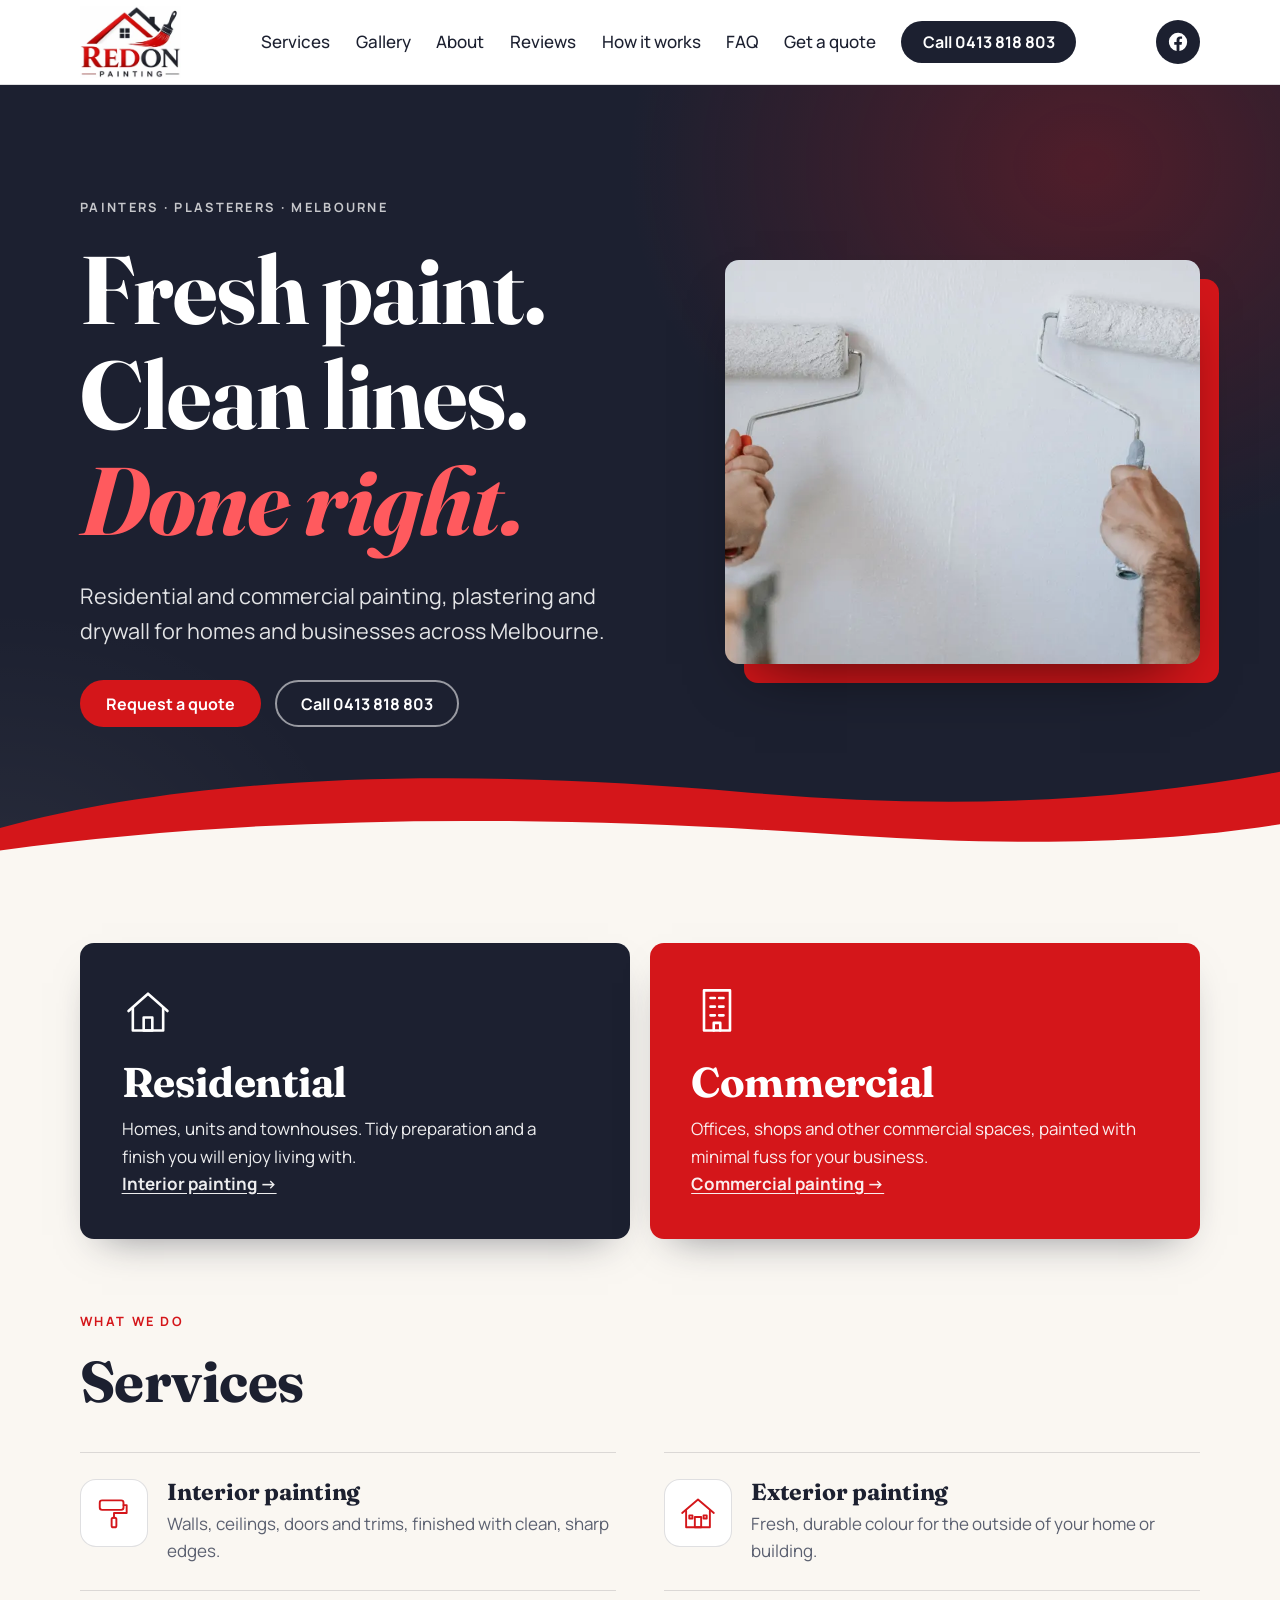
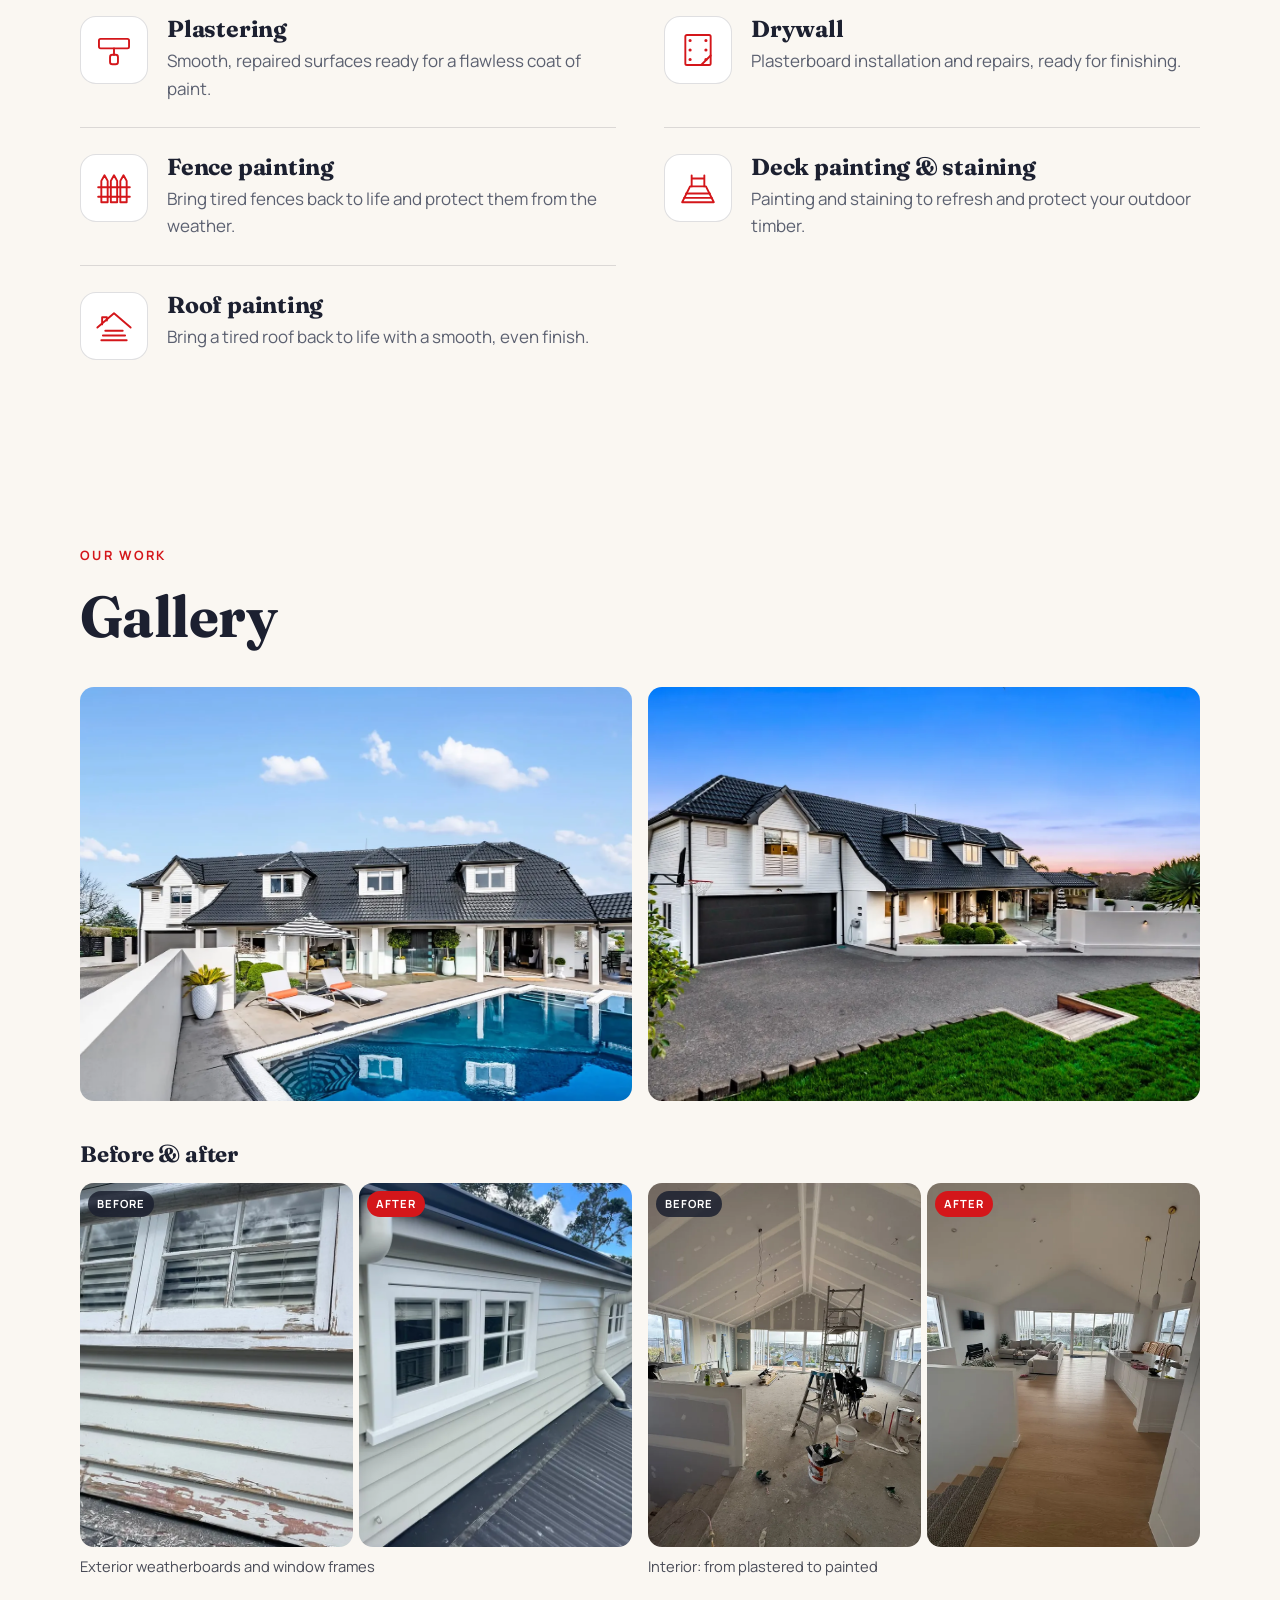
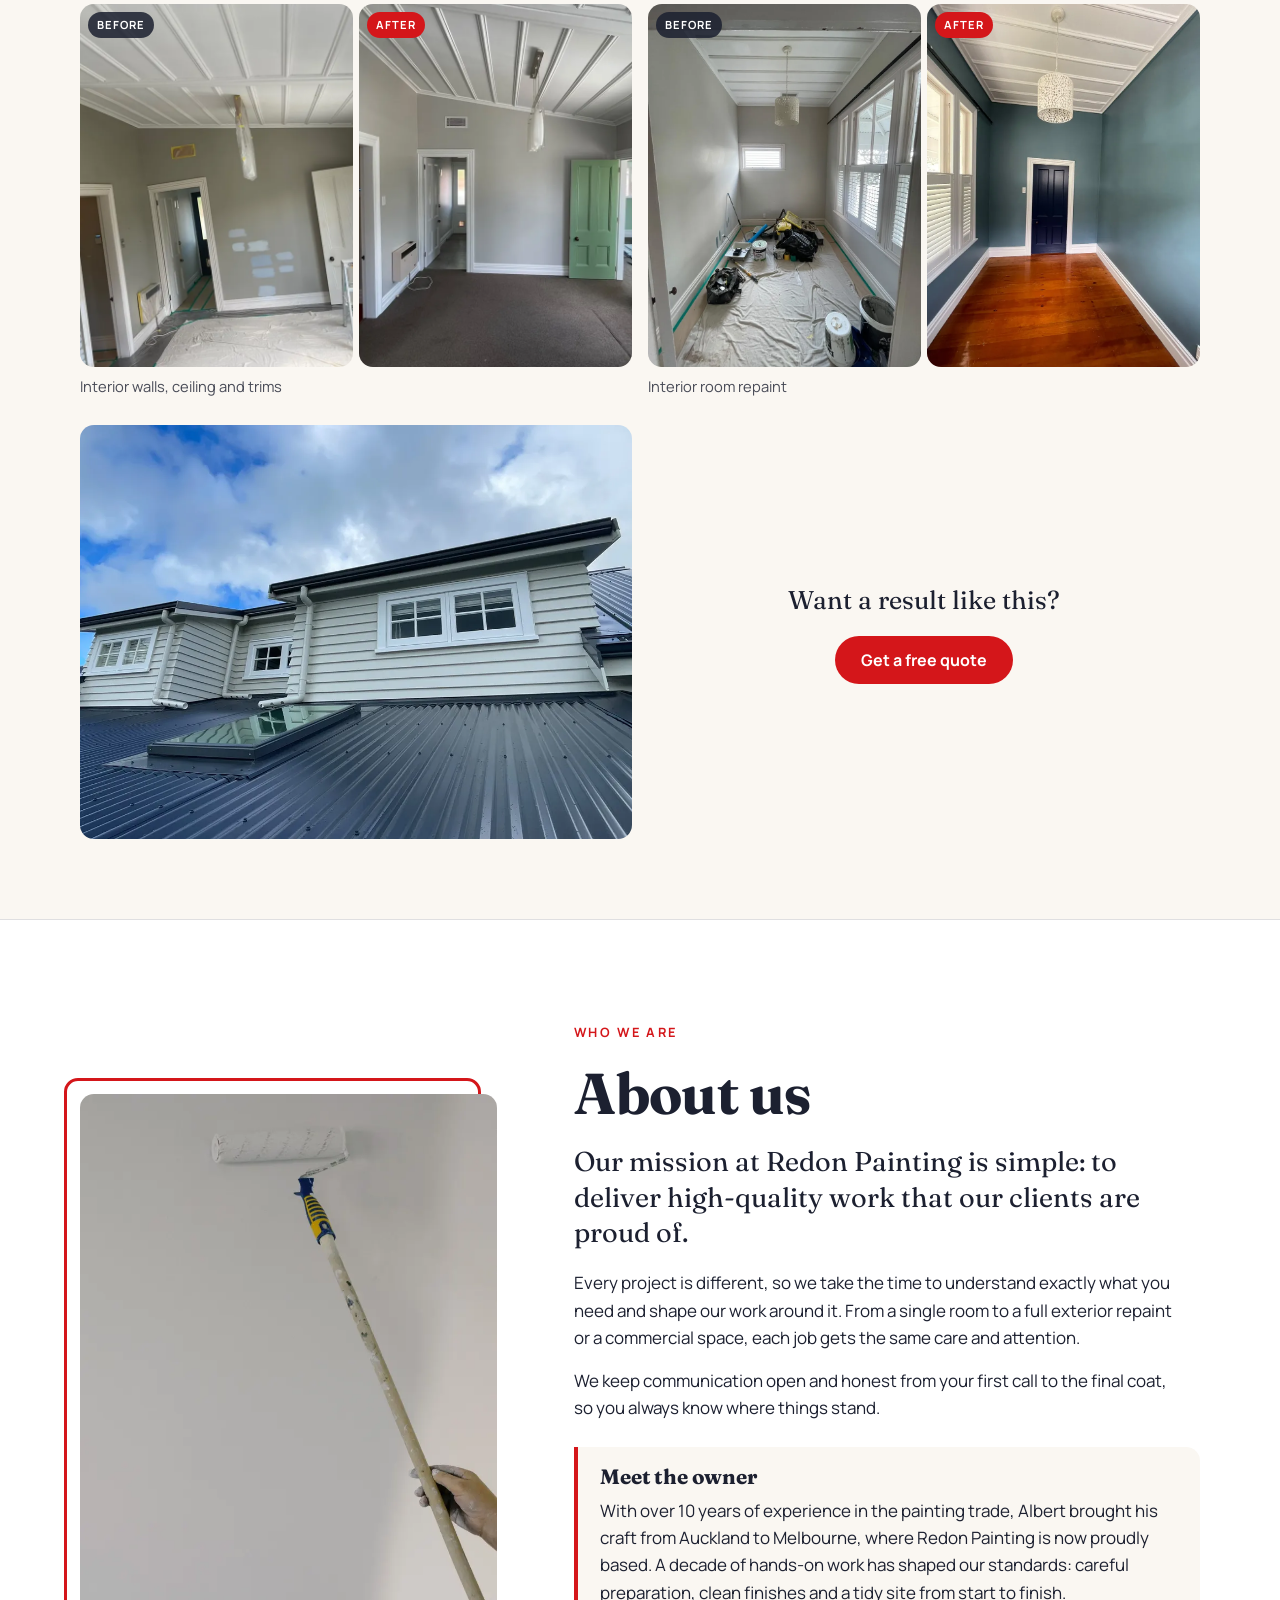
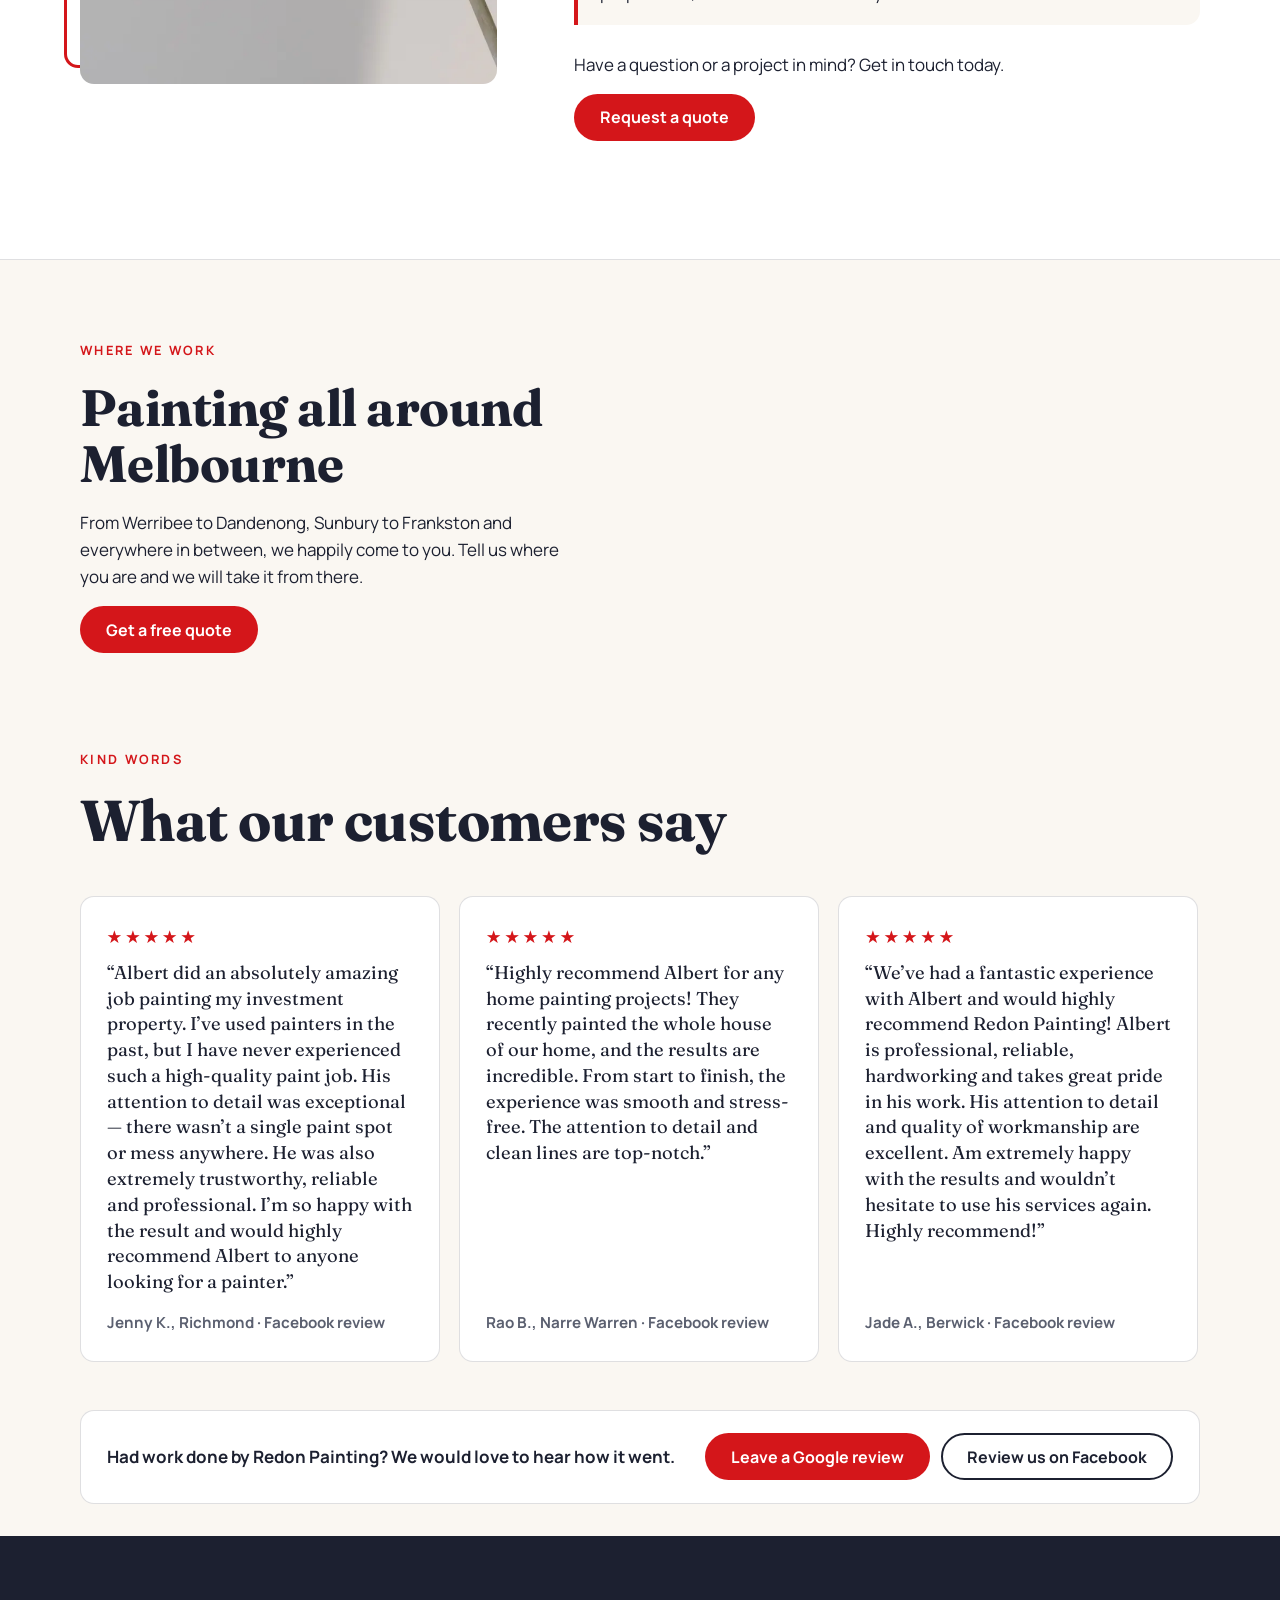
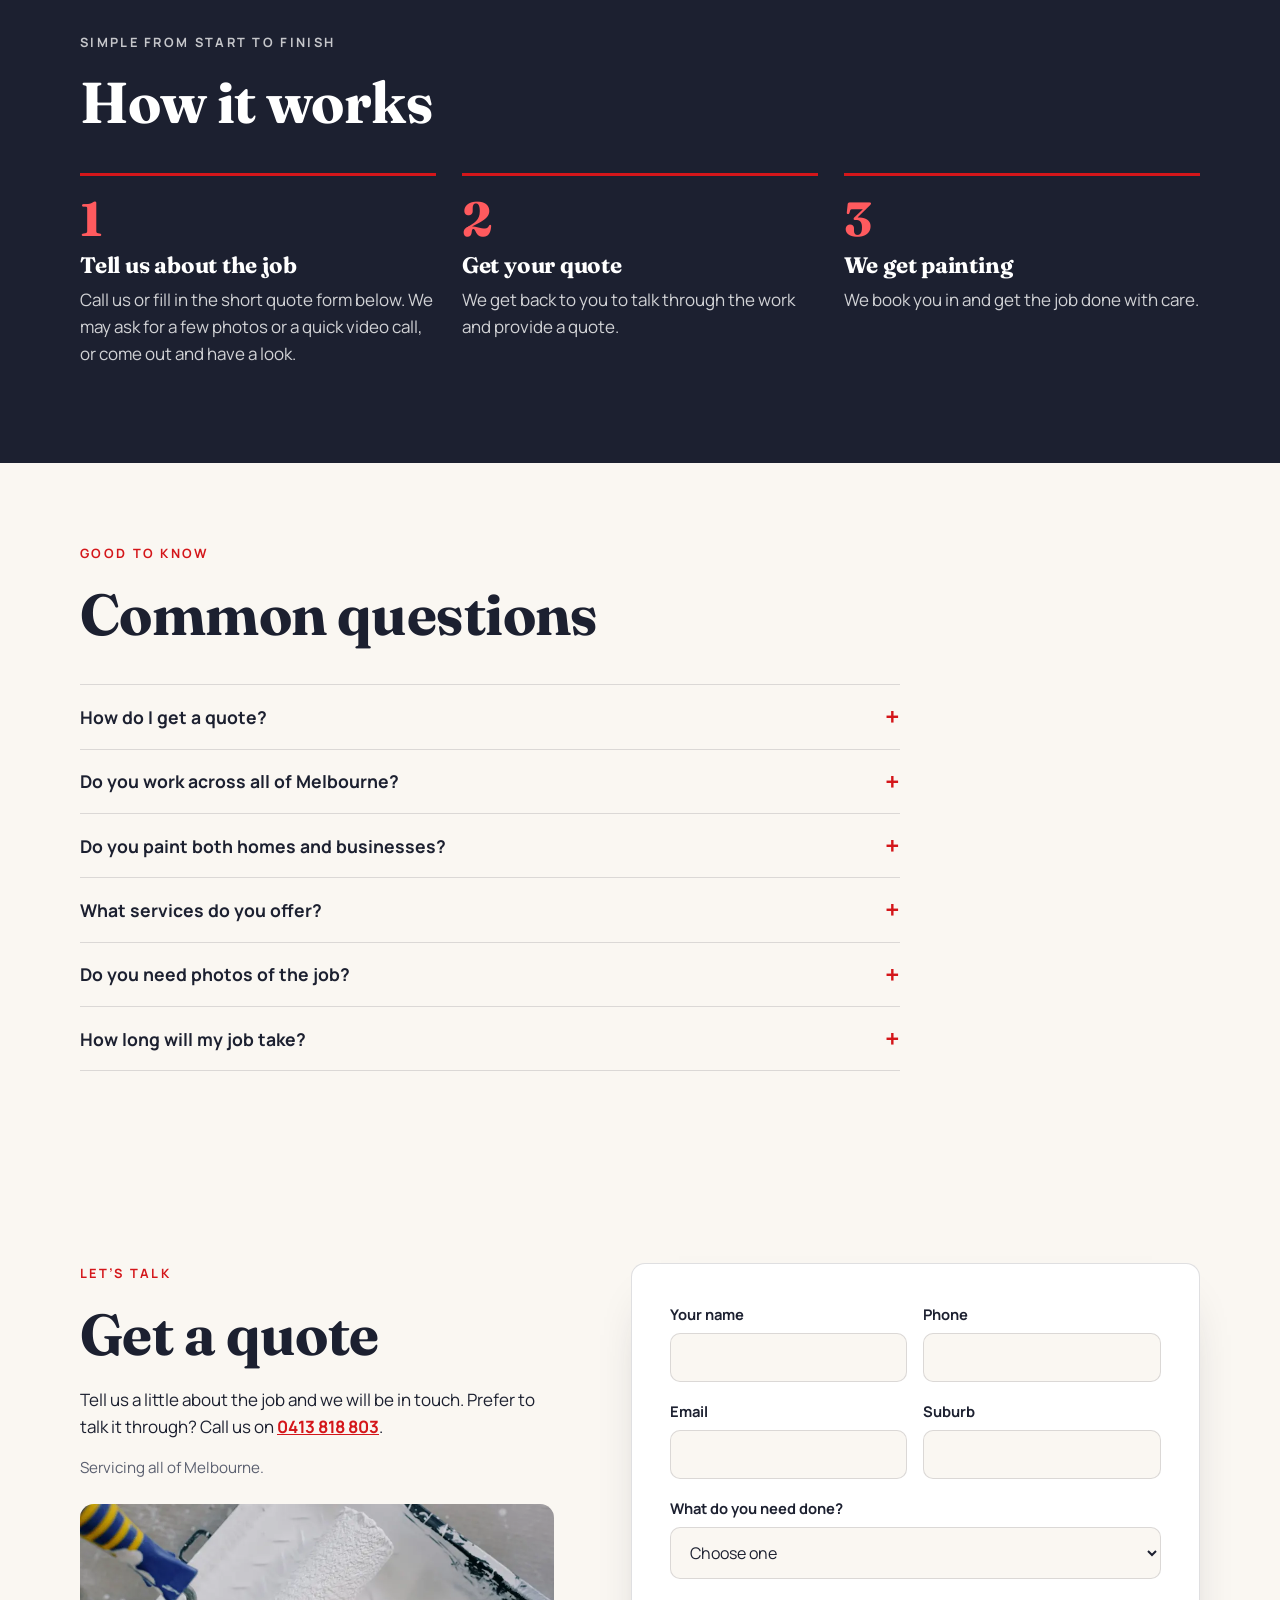
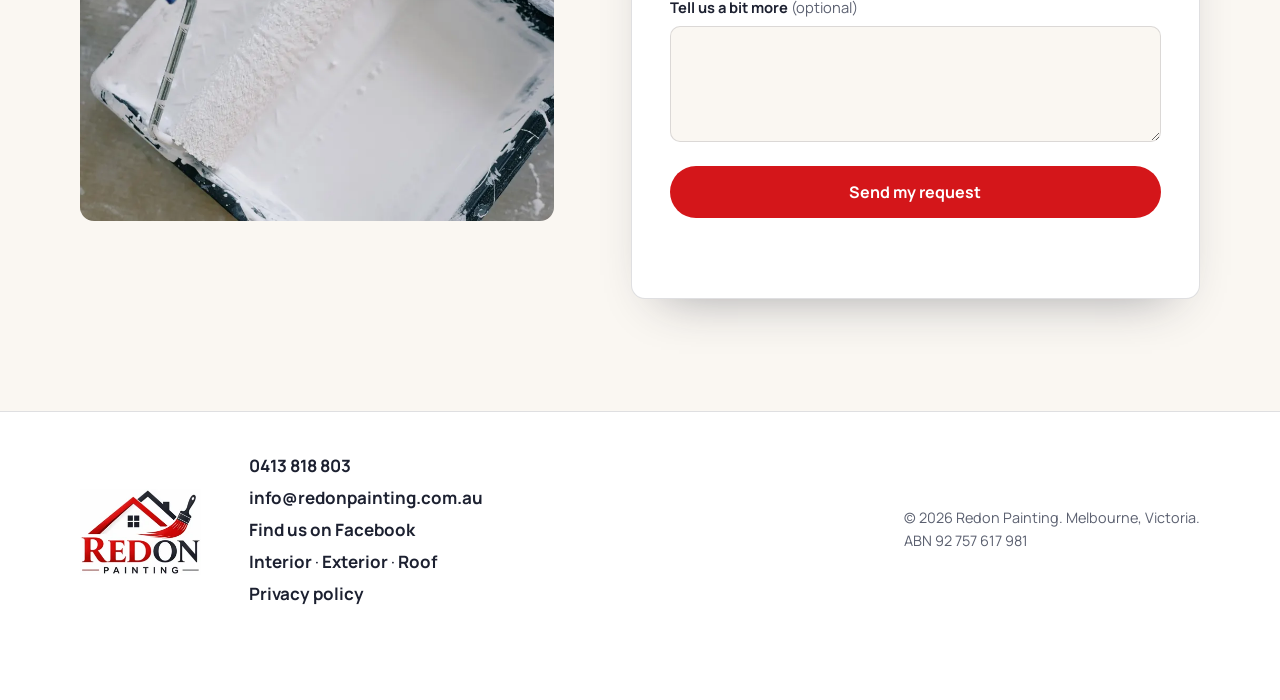
<file: index.html>
<!doctype html>
<html lang="en-AU">
<head>
  <meta charset="utf-8">
  <meta name="viewport" content="width=device-width, initial-scale=1">
  <title>Redon Painting | Residential &amp; Commercial Painters in Melbourne</title>
  <meta name="description" content="Redon Painting offers residential and commercial painting, plastering and drywall across all of Melbourne. Interior, exterior, fence and deck painting. Call 0413 818 803 or request a quote online.">
  <meta name="theme-color" content="#1c2030">

  <link rel="canonical" href="https://redonpainting.com.au/">

  <meta property="og:type" content="website">
  <meta property="og:url" content="https://redonpainting.com.au/">
  <meta property="og:site_name" content="Redon Painting">
  <meta property="og:title" content="Redon Painting | Painters in Melbourne">
  <meta property="og:description" content="Residential and commercial painting, plastering and drywall across Melbourne. Request a quote online or call 0413 818 803.">
  <meta property="og:locale" content="en_AU">
  <meta property="og:image" content="https://redonpainting.com.au/og-image.jpg">
  <meta property="og:image:width" content="1200">
  <meta property="og:image:height" content="630">
  <meta name="twitter:card" content="summary_large_image">
  <meta name="twitter:image" content="https://redonpainting.com.au/og-image.jpg">

  <link rel="icon" type="image/png" href="favicon.png">
  <link rel="apple-touch-icon" href="apple-touch-icon.png">

  <link rel="preconnect" href="https://fonts.googleapis.com">
  <link rel="preconnect" href="https://fonts.gstatic.com" crossorigin>
  <link rel="stylesheet" href="https://fonts.googleapis.com/css2?family=Fraunces:wght@600;700&family=Manrope:wght@400;500;700&display=swap">
  <link rel="stylesheet" href="styles.css?v=20261104a">

  <script type="application/ld+json">
  {
    "@context": "https://schema.org",
    "@type": "HousePainter",
    "name": "Redon Painting",
    "description": "Residential and commercial painting, plastering and drywall services in Melbourne.",
    "url": "https://redonpainting.com.au/",
    "email": "info@redonpainting.com.au",
    "image": "https://redonpainting.com.au/og-image.jpg",
    "telephone": "+61413818803",
    "areaServed": [{ "@type": "City", "name": "Melbourne" }, { "@type": "City", "name": "Dandenong" }, { "@type": "City", "name": "Narre Warren" }, { "@type": "City", "name": "Berwick" }, { "@type": "City", "name": "Cranbourne" }, { "@type": "City", "name": "Pakenham" }, { "@type": "City", "name": "Hallam" }, { "@type": "City", "name": "Endeavour Hills" }],
    "address": { "@type": "PostalAddress", "addressLocality": "Melbourne", "addressRegion": "VIC", "addressCountry": "AU" },
    "sameAs": ["https://www.facebook.com/profile.php?id=61593051551613"]
  }
  </script>
  <script type="application/ld+json">
  {
    "@context": "https://schema.org",
    "@type": "FAQPage",
    "mainEntity": [
      {
        "@type": "Question",
        "name": "How do I get a quote?",
        "acceptedAnswer": {
          "@type": "Answer",
          "text": "Fill in the short quote form on this page or call us on 0413 818 803. Tell us about the job, and we will get back to you to talk it through and provide a quote. We may ask for a few photos or a quick video call, or come out and have a look."
        }
      },
      {
        "@type": "Question",
        "name": "Do you work across all of Melbourne?",
        "acceptedAnswer": {
          "@type": "Answer",
          "text": "Yes. We are happy to work all around Melbourne, from the inner city to the outer suburbs. Just tell us your suburb when you get in touch."
        }
      },
      {
        "@type": "Question",
        "name": "Do you paint both homes and businesses?",
        "acceptedAnswer": {
          "@type": "Answer",
          "text": "Yes. We do residential painting for homes, units and townhouses, and commercial painting for offices, shops and other business spaces."
        }
      },
      {
        "@type": "Question",
        "name": "What services do you offer?",
        "acceptedAnswer": {
          "@type": "Answer",
          "text": "Interior and exterior painting, plastering, drywall, fence painting, and deck painting and staining."
        }
      },
      {
        "@type": "Question",
        "name": "Do you need photos of the job?",
        "acceptedAnswer": {
          "@type": "Answer",
          "text": "Not to start with. Send your request and we will call you back. For smaller jobs we may ask for a few photos or a quick video call, and for bigger jobs we are happy to come out and have a look."
        }
      },
      {
        "@type": "Question",
        "name": "How long will my job take?",
        "acceptedAnswer": {
          "@type": "Answer",
          "text": "It depends on the size of the job and the preparation needed. When we talk through the work with you, we will give you an idea of timing."
        }
      }
    ]
  }
  </script>
</head>
<body>
  <a class="skip" href="#main">Skip to content</a>

  <header class="site-header">
    <div class="wrap header-inner">
      <a class="brand" href="#top" aria-label="Redon Painting home">
        <img src="logo-sm.webp" alt="Redon Painting logo" width="110" height="79">
      </a>
      <nav id="nav" class="nav" aria-label="Main">
        <a href="#services">Services</a>
        <a href="#gallery">Gallery</a>
        <a href="#about">About</a>
        <a href="#reviews" id="nav-reviews" hidden>Reviews</a>
        <a href="#process">How it works</a>
        <a href="#faq">FAQ</a>
        <a href="#quote">Get a quote</a>
        <a class="btn btn-call" href="tel:+61413818803">Call 0413 818 803</a>
      </nav>
      <div class="header-actions">
        <a class="social" href="https://www.facebook.com/profile.php?id=61593051551613" target="_blank" rel="noopener" aria-label="Redon Painting on Facebook">
          <svg viewBox="0 0 24 24" width="22" height="22" aria-hidden="true" focusable="false"><path fill="currentColor" d="M22 12a10 10 0 1 0-11.56 9.88v-6.99H7.9V12h2.54V9.8c0-2.5 1.49-3.89 3.78-3.89 1.09 0 2.24.2 2.24.2v2.46h-1.26c-1.24 0-1.63.77-1.63 1.56V12h2.78l-.44 2.89h-2.34v6.99A10 10 0 0 0 22 12z"/></svg>
        </a>
        <button class="nav-toggle" aria-expanded="false" aria-controls="nav">Menu</button>
      </div>
    </div>
  </header>

  <main id="main">
    <section class="hero" id="top">
      <div class="wrap hero-inner">
       <div class="hero-text">
        <p class="eyebrow">Painters &middot; Plasterers &middot; Melbourne</p>
        <h1>Fresh paint.<br>Clean lines.<br><span>Done right.</span></h1>
        <p class="lead">Residential and commercial painting, plastering and drywall for homes and businesses across Melbourne.</p>
        <div class="hero-actions">
          <a class="btn btn-red" href="#quote">Request a quote</a>
          <a class="btn btn-ghost" href="tel:+61413818803">Call 0413 818 803</a>
        </div>
       </div>
       <div class="hero-photo">
         <img src="hero.webp" width="1100" height="605" fetchpriority="high" alt="Two painters rolling white paint onto a wall">
       </div>
      </div>
      <svg class="stroke" viewBox="0 0 1200 160" preserveAspectRatio="none" aria-hidden="true" focusable="false">
        <path d="M0 96 C 180 40, 420 30, 700 58 C 880 76, 1040 70, 1200 36 L1200 160 L0 160 Z" fill="#d4161a"/>
        <path d="M0 120 C 260 80, 520 82, 800 104 C 960 116, 1090 112, 1200 92 L1200 160 L0 160 Z" fill="#faf7f2"/>
      </svg>
    </section>

    <section class="audience wrap" aria-label="Who we work for">
      <article class="panel panel-dark">
        <a class="ico-link" href="/interior-painting" tabindex="-1" aria-hidden="true"><svg class="ico" viewBox="0 0 48 48" aria-hidden="true"><path d="M6 24 24 8l18 16"/><path d="M10 21v21h28V21"/><rect x="20" y="30" width="8" height="12"/></svg></a>
        <h2>Residential</h2>
        <p>Homes, units and townhouses. Tidy preparation and a finish you will enjoy living with.</p>
        <p><a class="panel-link" href="/interior-painting">Interior painting &rarr;</a></p>
      </article>
      <article class="panel panel-red">
        <a class="ico-link" href="/commercial-painting" tabindex="-1" aria-hidden="true"><svg class="ico" viewBox="0 0 48 48" aria-hidden="true"><rect x="12" y="5" width="24" height="37"/><path d="M18 12h4M26 12h4M18 20h4M26 20h4M18 28h4M26 28h4"/><path d="M21 42v-7h6v7"/></svg></a>
        <h2>Commercial</h2>
        <p>Offices, shops and other commercial spaces, painted with minimal fuss for your business.</p>
        <p><a class="panel-link" href="/commercial-painting">Commercial painting &rarr;</a></p>
      </article>
    </section>

    <section class="services wrap" id="services">
      <div class="section-head">
        <p class="eyebrow eyebrow-red">What we do</p>
        <h2>Services</h2>
      </div>
      <ol class="service-list">
        <li>
          <a class="svc-ico" href="/interior-painting" tabindex="-1" aria-hidden="true"><svg viewBox="0 0 48 48" aria-hidden="true"><rect x="6" y="8" width="30" height="12" rx="3"/><path d="M36 14h4v10H24v6"/><rect x="21" y="30" width="6" height="12" rx="2"/></svg></a>
          <div><h3><a class="svc-link" href="/interior-painting">Interior painting</a></h3><p>Walls, ceilings, doors and trims, finished with clean, sharp edges.</p></div>
        </li>
        <li>
          <a class="svc-ico" href="/exterior-painting" tabindex="-1" aria-hidden="true"><svg viewBox="0 0 48 48" aria-hidden="true"><path d="M4 24 24 7l20 17"/><path d="M9 21v21h30V21"/><rect x="20" y="29" width="8" height="13"/><path d="M13 27h4v4h-4zM31 27h4v4h-4z"/></svg></a>
          <div><h3><a class="svc-link" href="/exterior-painting">Exterior painting</a></h3><p>Fresh, durable colour for the outside of your home or building.</p></div>
        </li>
        <li>
          <a class="svc-ico" href="/plastering-and-drywall" tabindex="-1" aria-hidden="true"><svg viewBox="0 0 48 48" aria-hidden="true"><rect x="5" y="10" width="38" height="12" rx="2"/><path d="M24 22v8"/><rect x="19" y="30" width="10" height="12" rx="3"/></svg></a>
          <div><h3><a class="svc-link" href="/plastering-and-drywall">Plastering</a></h3><p>Smooth, repaired surfaces ready for a flawless coat of paint.</p></div>
        </li>
        <li>
          <a class="svc-ico" href="/plastering-and-drywall" tabindex="-1" aria-hidden="true"><svg viewBox="0 0 48 48" aria-hidden="true"><rect x="8" y="5" width="32" height="38" rx="2"/><path d="M14 12h.01M34 12h.01M14 36h.01M34 36h.01M14 24h.01M34 24h.01" stroke-width="4"/><path d="M28 43l12-12"/></svg></a>
          <div><h3><a class="svc-link" href="/plastering-and-drywall">Drywall</a></h3><p>Plasterboard installation and repairs, ready for finishing.</p></div>
        </li>
        <li>
          <a class="svc-ico" href="/fence-and-deck-painting" tabindex="-1" aria-hidden="true"><svg viewBox="0 0 48 48" aria-hidden="true"><path d="M8 15l4-7 4 7v27H8zM20 15l4-7 4 7v27h-8zM32 15l4-7 4 7v27h-8z"/><path d="M4 23h40M4 35h40"/></svg></a>
          <div><h3><a class="svc-link" href="/fence-and-deck-painting">Fence painting</a></h3><p>Bring tired fences back to life and protect them from the weather.</p></div>
        </li>
        <li>
          <a class="svc-ico" href="/fence-and-deck-painting" tabindex="-1" aria-hidden="true"><svg viewBox="0 0 48 48" aria-hidden="true"><path d="M14 22h20l10 20H4z"/><path d="M9 31h30M6.5 36.5h35"/><path d="M16 22V8M32 22V8M16 12h16"/></svg></a>
          <div><h3><a class="svc-link" href="/fence-and-deck-painting">Deck painting &amp; staining</a></h3><p>Painting and staining to refresh and protect your outdoor timber.</p></div>
        </li>
        <li>
          <a class="svc-ico" href="/roof-painting" tabindex="-1" aria-hidden="true"><svg viewBox="0 0 48 48" aria-hidden="true"><path d="M3 26 24 8l21 18"/><path d="M9 22v-9h6v4M13 30h22M10 36h28"/><path d="M8 42h32"/></svg></a>
          <div><h3><a class="svc-link" href="/roof-painting">Roof painting</a></h3><p>Bring a tired roof back to life with a smooth, even finish.</p></div>
        </li>
      </ol>
    </section>

    <section class="gallery wrap" id="gallery">
      <div class="section-head">
        <p class="eyebrow eyebrow-red">Our work</p>
        <h2>Gallery</h2>
      </div>
      <div class="feat-grid">
        <figure><img src="gallery-finished-pool.webp" alt="Finished exterior repaint of a two-storey home with a dark tiled roof and white weatherboards" width="1400" height="999" loading="lazy"></figure>
        <figure><img src="gallery-finished-front.webp" alt="Freshly painted home exterior at dusk with white weatherboards and dark garage door" width="1400" height="933" loading="lazy"></figure>
      </div>
      <h3 class="gal-sub">Before &amp; after</h3>
      <div class="ba-grid">
        <figure class="ba-pair"><div class="ba-imgs"><div><img src="gallery-p2-before.webp" alt="Exterior weatherboards and window frames before painting" width="1000" height="750" loading="lazy"><span class="ba-tag">Before</span></div><div><img src="gallery-p2-after.webp" alt="Exterior weatherboards and window frames after painting" width="1000" height="750" loading="lazy"><span class="ba-tag ba-after">After</span></div></div><figcaption>Exterior weatherboards and window frames</figcaption></figure>
        <figure class="ba-pair"><div class="ba-imgs"><div><img src="gallery-p1-before.webp" alt="Interior: from plastered to painted before painting" width="800" height="1067" loading="lazy"><span class="ba-tag">Before</span></div><div><img src="gallery-p1-after.webp" alt="Interior: from plastered to painted after painting" width="800" height="1067" loading="lazy"><span class="ba-tag ba-after">After</span></div></div><figcaption>Interior: from plastered to painted</figcaption></figure>
        <figure class="ba-pair"><div class="ba-imgs"><div><img src="gallery-p3-before.webp" alt="Interior walls, ceiling and trims before painting" width="1000" height="750" loading="lazy"><span class="ba-tag">Before</span></div><div><img src="gallery-p3-after.webp" alt="Interior walls, ceiling and trims after painting" width="1000" height="750" loading="lazy"><span class="ba-tag ba-after">After</span></div></div><figcaption>Interior walls, ceiling and trims</figcaption></figure>
        <figure class="ba-pair"><div class="ba-imgs"><div><img src="gallery-p4-before.webp" alt="Interior room repaint before painting" width="800" height="1067" loading="lazy"><span class="ba-tag">Before</span></div><div><img src="gallery-p4-after.webp" alt="Interior room repaint after painting" width="800" height="1067" loading="lazy"><span class="ba-tag ba-after">After</span></div></div><figcaption>Interior room repaint</figcaption></figure>
      </div>
      <div class="more-grid">
        <figure><img src="gallery-detail-roof.webp" alt="Clean, crisp finish on exterior weatherboards, trims and roof" width="1000" height="750" loading="lazy"></figure>
        <div class="gal-cta"><p>Want a result like this?</p><a class="btn btn-red" href="#quote">Get a free quote</a></div>
      </div>
    </section>

    <section class="about" id="about">
      <div class="wrap about-inner">
        <div class="about-photo">
          <img src="about.webp" width="778" height="1100" loading="lazy" alt="A painter using a roller on a long pole to paint a wall">
        </div>
        <div class="about-text">
          <p class="eyebrow eyebrow-red">Who we are</p>
          <h2>About us</h2>
          <p class="big">Our mission at Redon Painting is simple: to deliver high-quality work that our clients are proud of.</p>
          <p>Every project is different, so we take the time to understand exactly what you need and shape our work around it. From a single room to a full exterior repaint or a commercial space, each job gets the same care and attention.</p>
          <p>We keep communication open and honest from your first call to the final coat, so you always know where things stand.</p>
          <div class="owner-note">
            <h3>Meet the owner</h3>
            <p>With over 10 years of experience in the painting trade, Albert brought his craft from Auckland to Melbourne, where Redon Painting is now proudly based. A decade of hands-on work has shaped our standards: careful preparation, clean finishes and a tidy site from start to finish.</p>
          </div>
          <p>Have a question or a project in mind? Get in touch today.</p>
          <p><a class="btn btn-red" href="#quote">Request a quote</a></p>
        </div>
      </div>
    </section>

    <section class="areas wrap" id="areas">
      <div class="areas-head">
        <p class="eyebrow eyebrow-red">Where we work</p>
        <h2>Painting all around Melbourne</h2>
        <p>From Werribee to Dandenong, Sunbury to Frankston and everywhere in between, we happily come to you. Tell us where you are and we will take it from there.</p>
        <p><a class="btn btn-red" href="#quote">Get a free quote</a></p>
      </div>
    </section>

    <section class="reviews wrap" id="reviews" hidden>
      <div class="section-head">
        <p class="eyebrow eyebrow-red">Kind words</p>
        <h2>What our customers say</h2>
      </div>
      <div class="carousel">
        <button class="car-btn car-prev" type="button" aria-label="Previous review" hidden>&#8249;</button>
        <div id="review-list" class="review-track" tabindex="0" role="region" aria-label="Customer reviews"></div>
        <button class="car-btn car-next" type="button" aria-label="Next review" hidden>&#8250;</button>
      </div>
      <div id="review-dots" class="dots" aria-hidden="true"></div>
      <div class="review-cta">
        <p>Had work done by Redon Painting? We would love to hear how it went.</p>
        <div class="review-btns">
          <a class="btn btn-red" href="https://g.page/r/CSb2IBG_u7x1EBM/review" target="_blank" rel="noopener">Leave a Google review</a>
          <a class="btn btn-ghost-dark" href="https://www.facebook.com/profile.php?id=61593051551613&amp;sk=reviews" target="_blank" rel="noopener">Review us on Facebook</a>
        </div>
      </div>
    </section>

    <section class="process" id="process">
      <div class="wrap">
        <div class="section-head">
          <p class="eyebrow">Simple from start to finish</p>
          <h2>How it works</h2>
        </div>
        <div class="steps">
          <div class="step"><span class="step-num">1</span><h3>Tell us about the job</h3><p>Call us or fill in the short quote form below. We may ask for a few photos or a quick video call, or come out and have a look.</p></div>
          <div class="step"><span class="step-num">2</span><h3>Get your quote</h3><p>We get back to you to talk through the work and provide a quote.</p></div>
          <div class="step"><span class="step-num">3</span><h3>We get painting</h3><p>We book you in and get the job done with care.</p></div>
        </div>
      </div>
    </section>

    <section class="faq wrap" id="faq">
      <div class="section-head">
        <p class="eyebrow eyebrow-red">Good to know</p>
        <h2>Common questions</h2>
      </div>
      <div class="faq-list">
        <details>
          <summary>How do I get a quote?</summary>
          <p>Fill in the short quote form on this page or call us on 0413 818 803. Tell us about the job, and we will get back to you to talk it through and provide a quote. We may ask for a few photos or a quick video call, or come out and have a look.</p>
        </details>
        <details>
          <summary>Do you work across all of Melbourne?</summary>
          <p>Yes. We are happy to work all around Melbourne, from the inner city to the outer suburbs. Just tell us your suburb when you get in touch.</p>
        </details>
        <details>
          <summary>Do you paint both homes and businesses?</summary>
          <p>Yes. We do residential painting for homes, units and townhouses, and commercial painting for offices, shops and other business spaces.</p>
        </details>
        <details>
          <summary>What services do you offer?</summary>
          <p>Interior and exterior painting, plastering, drywall, fence painting, and deck painting and staining.</p>
        </details>
        <details>
          <summary>Do you need photos of the job?</summary>
          <p>Not to start with. Send your request and we will call you back. For smaller jobs we may ask for a few photos or a quick video call, and for bigger jobs we are happy to come out and have a look.</p>
        </details>
        <details>
          <summary>How long will my job take?</summary>
          <p>It depends on the size of the job and the preparation needed. When we talk through the work with you, we will give you an idea of timing.</p>
        </details>
      </div>
    </section>

    <section class="quote wrap" id="quote">
      <div class="quote-intro">
        <p class="eyebrow eyebrow-red">Let&rsquo;s talk</p>
        <h2>Get a quote</h2>
        <p>Tell us a little about the job and we will be in touch. Prefer to talk it through? Call us on <a class="phone-link" href="tel:+61413818803">0413 818 803</a>.</p>
        <p class="mobile-only">Or <a class="phone-link" href="sms:+61413818803">send us a text message</a>.</p>
        <p class="fine">Servicing all of Melbourne.</p>
        <img class="quote-photo" src="paint-tray.webp" width="900" height="601" loading="lazy" alt="A paint roller resting in a tray of white paint">
      </div>

      <form id="quote-form" class="form" novalidate>
        <input type="hidden" name="access_key" value="51702332-5097-4871-b7d9-df3c2cf20ee1">
        <input type="hidden" name="subject" value="New quote request from the Redon Painting website">
        <input type="hidden" name="from_name" value="Redon Painting Website">
        <input type="checkbox" name="botcheck" class="hp" tabindex="-1" autocomplete="off" aria-hidden="true">

        <div class="row">
          <label>Your name
            <input type="text" name="name" autocomplete="name" required>
          </label>
          <label>Phone
            <input type="tel" name="phone" autocomplete="tel" inputmode="tel" required>
          </label>
        </div>
        <div class="row">
          <label>Email
            <input type="email" name="email" autocomplete="email" required>
          </label>
          <label>Suburb
            <input type="text" name="suburb" autocomplete="address-level2" required>
          </label>
        </div>
        <label>What do you need done?
          <select name="service" required>
            <option value="" selected disabled>Choose one</option>
            <option>Interior painting</option>
            <option>Exterior painting</option>
            <option>Roof painting</option>
            <option>Commercial painting</option>
            <option>Plastering</option>
            <option>Drywall</option>
            <option>Fence painting</option>
            <option>Deck painting / staining</option>
            <option>Not sure yet</option>
          </select>
        </label>
        <label>Tell us a bit more <span class="opt">(optional)</span>
          <textarea name="message" rows="4"></textarea>
        </label>

        <button class="btn btn-red btn-block" type="submit">Send my request</button>
        <p id="form-status" class="status" role="status" aria-live="polite"></p>
      </form>

      <div id="form-thanks" class="form thanks" role="status" aria-live="polite" tabindex="-1" hidden>
        <svg class="thanks-tick" viewBox="0 0 48 48" width="64" height="64" aria-hidden="true"><circle cx="24" cy="24" r="22" fill="none" stroke="currentColor" stroke-width="3"/><path d="M14 25l7 7 14-15" fill="none" stroke="currentColor" stroke-width="4" stroke-linecap="round" stroke-linejoin="round"/></svg>
        <h3 id="thanks-title">Thanks, we got your request!</h3>
        <p>We will have a look at the details and get back to you soon to talk through the job and provide your quote.</p>
        <button type="button" id="thanks-again" class="btn btn-ghost-dark">Send another request</button>
      </div>
    </section>
  </main>

  <footer class="site-footer">
    <div class="wrap footer-inner">
      <img src="logo-sm.webp" alt="Redon Painting" width="120" height="86" loading="lazy">
      <div>
        <p><a href="tel:+61413818803">0413 818 803</a></p>
        <p><a href="mailto:info@redonpainting.com.au">info@redonpainting.com.au</a></p>
        <p><a href="https://www.facebook.com/profile.php?id=61593051551613" target="_blank" rel="noopener">Find us on Facebook</a></p>
        <p><a href="/interior-painting">Interior</a> &middot; <a href="/exterior-painting">Exterior</a> &middot; <a href="/roof-painting">Roof</a></p>
        <p><a href="privacy">Privacy policy</a></p>
      </div>
      <p class="copy">&copy; <span id="year">2026</span> Redon Painting. Melbourne, Victoria.<br>ABN 92 757 617 981</p>
    </div>
  </footer>

  <div class="contact-bar">
    <a href="tel:+61413818803">Call</a>
    <a href="sms:+61413818803">Text</a>
  </div>

  <script src="script.js?v=20261104a" defer></script>
</body>
</html>
</file>
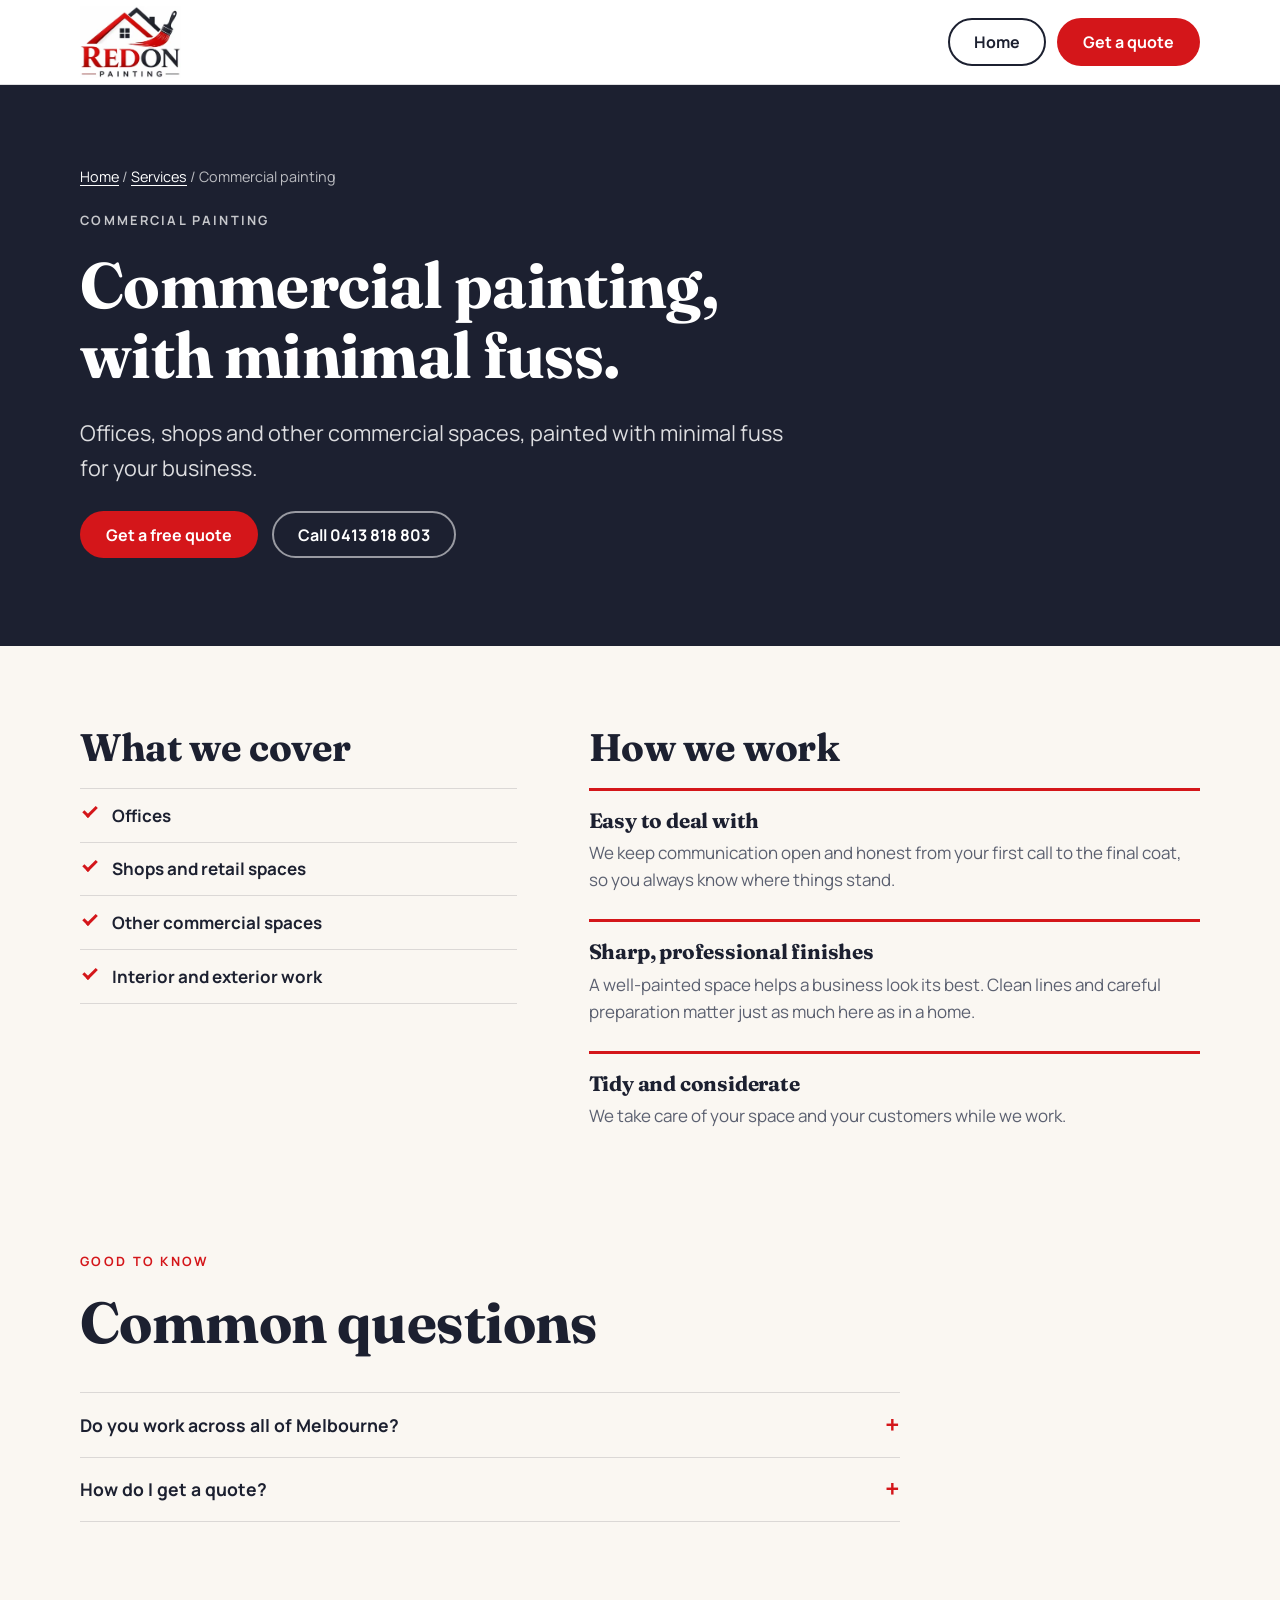
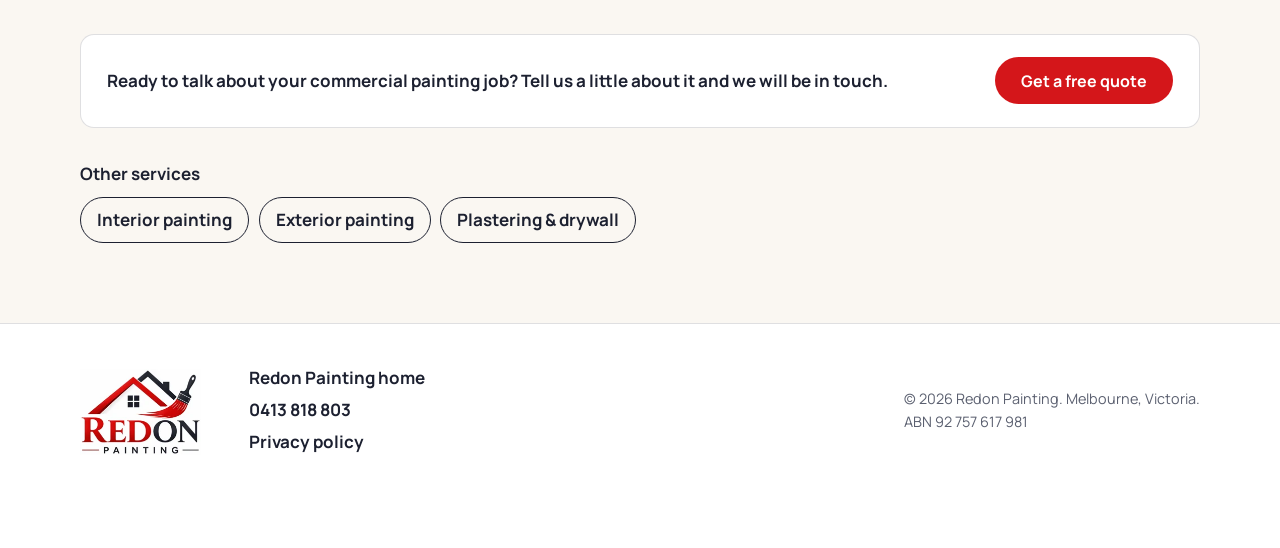
<file: commercial-painting.html>
<!doctype html>
<html lang="en-AU">
<head>
  <meta charset="utf-8">
  <meta name="viewport" content="width=device-width, initial-scale=1">
  <title>Commercial Painting in Melbourne | Redon Painting</title>
  <meta name="description" content="Commercial painting for offices, shops and other business spaces across Melbourne, with minimal fuss. Request a quote from Redon Painting.">
  <meta name="theme-color" content="#1c2030">
  <link rel="canonical" href="https://redonpainting.com.au/commercial-painting">
  <meta property="og:type" content="website">
  <meta property="og:url" content="https://redonpainting.com.au/commercial-painting">
  <meta property="og:site_name" content="Redon Painting">
  <meta property="og:title" content="Commercial Painting in Melbourne | Redon Painting">
  <meta property="og:description" content="Commercial painting for offices, shops and other business spaces across Melbourne, with minimal fuss. Request a quote from Redon Painting.">
  <meta property="og:locale" content="en_AU">
  <meta property="og:image" content="https://redonpainting.com.au/og-image.jpg">
  <meta name="twitter:card" content="summary_large_image">
  <link rel="icon" type="image/png" href="favicon.png">
  <link rel="apple-touch-icon" href="apple-touch-icon.png">
  <link rel="preconnect" href="https://fonts.googleapis.com">
  <link rel="preconnect" href="https://fonts.gstatic.com" crossorigin>
  <link rel="stylesheet" href="https://fonts.googleapis.com/css2?family=Fraunces:wght@600;700&family=Manrope:wght@400;500;700&display=swap">
  <link rel="stylesheet" href="styles.css?v=20261103e">
  <script type="application/ld+json">{"@context": "https://schema.org", "@type": "Service", "name": "Commercial painting in Melbourne", "serviceType": "Commercial painting", "provider": {"@type": "HousePainter", "name": "Redon Painting", "url": "https://redonpainting.com.au/", "telephone": "+61413818803"}, "areaServed": {"@type": "City", "name": "Melbourne"}, "url": "https://redonpainting.com.au/commercial-painting", "description": "Commercial painting for offices, shops and other business spaces across Melbourne, with minimal fuss. Request a quote from Redon Painting."}</script>
  <script type="application/ld+json">{"@context": "https://schema.org", "@type": "FAQPage", "mainEntity": [{"@type": "Question", "name": "Do you work across all of Melbourne?", "acceptedAnswer": {"@type": "Answer", "text": "Yes. We happily paint right across Melbourne, for businesses as well as homes."}}, {"@type": "Question", "name": "How do I get a quote?", "acceptedAnswer": {"@type": "Answer", "text": "Fill in the quote form or call us. Tell us about the space and what you need done."}}]}</script>
  <script type="application/ld+json">{"@context": "https://schema.org", "@type": "BreadcrumbList", "itemListElement": [{"@type": "ListItem", "position": 1, "name": "Home", "item": "https://redonpainting.com.au/"}, {"@type": "ListItem", "position": 2, "name": "Commercial painting", "item": "https://redonpainting.com.au/commercial-painting"}]}</script>
  </head>
<body>
  <header class="site-header">
    <div class="wrap header-inner">
      <a class="brand" href="/" aria-label="Redon Painting home"><img src="logo-sm.webp" alt="Redon Painting logo" width="110" height="79"></a>
      <div class="header-actions">
        <a class="btn btn-ghost-dark" href="/">Home</a>
        <a class="btn btn-red" href="/#quote">Get a quote</a>
      </div>
    </div>
  </header>

  <main id="main">
    <section class="page-hero">
      <div class="wrap">
        <nav class="crumbs" aria-label="Breadcrumb"><a href="/">Home</a> <span aria-hidden="true">/</span> <a href="/#services">Services</a> <span aria-hidden="true">/</span> Commercial painting</nav>
        <p class="eyebrow">Commercial painting</p>
        <h1>Commercial painting, with minimal fuss.</h1>
        <p class="lead">Offices, shops and other commercial spaces, painted with minimal fuss for your business.</p>
        <div class="hero-actions">
          <a class="btn btn-red" href="/#quote">Get a free quote</a>
          <a class="btn btn-ghost" href="tel:+61413818803">Call 0413 818 803</a>
        </div>
      </div>
    </section>

    <section class="wrap page-body">
      <div class="page-cols">
        <div>
          <h2>What we cover</h2>
          <ul class="tick-list"><li>Offices</li><li>Shops and retail spaces</li><li>Other commercial spaces</li><li>Interior and exterior work</li></ul>
        </div>
        <div>
          <h2>How we work</h2>
          <div class="how-list"><div class="step"><h3>Easy to deal with</h3><p>We keep communication open and honest from your first call to the final coat, so you always know where things stand.</p></div><div class="step"><h3>Sharp, professional finishes</h3><p>A well-painted space helps a business look its best. Clean lines and careful preparation matter just as much here as in a home.</p></div><div class="step"><h3>Tidy and considerate</h3><p>We take care of your space and your customers while we work.</p></div></div>
        </div>
      </div>
    </section>

    <section class="wrap faq">
      <div class="section-head"><p class="eyebrow eyebrow-red">Good to know</p><h2>Common questions</h2></div>
      <div class="faq-list"><details><summary>Do you work across all of Melbourne?</summary><p>Yes. We happily paint right across Melbourne, for businesses as well as homes.</p></details><details><summary>How do I get a quote?</summary><p>Fill in the quote form or call us. Tell us about the space and what you need done.</p></details></div>
    </section>

    <section class="wrap page-cta">
      <div class="review-cta">
        <p>Ready to talk about your commercial painting job? Tell us a little about it and we will be in touch.</p>
        <a class="btn btn-red" href="/#quote">Get a free quote</a>
      </div>
      <p class="related-title">Other services</p>
      <ul class="related"><li><a href="/interior-painting">Interior painting</a></li><li><a href="/exterior-painting">Exterior painting</a></li><li><a href="/plastering-and-drywall">Plastering &amp; drywall</a></li></ul>
    </section>
  </main>

  <footer class="site-footer">
    <div class="wrap footer-inner">
      <img src="logo-sm.webp" alt="Redon Painting" width="120" height="86" loading="lazy">
      <div>
        <p><a href="/">Redon Painting home</a></p>
        <p><a href="tel:+61413818803">0413 818 803</a></p>
        <p><a href="privacy">Privacy policy</a></p>
      </div>
      <p class="copy">&copy; <span id="year">2026</span> Redon Painting. Melbourne, Victoria.<br>ABN 92 757 617 981</p>
    </div>
  </footer>

  <div class="contact-bar">
    <a href="tel:+61413818803">Call</a>
    <a href="sms:+61413818803">Text</a>
  </div>

  <script src="script.js?v=20261103e" defer></script>
</body>
</html>
</file>
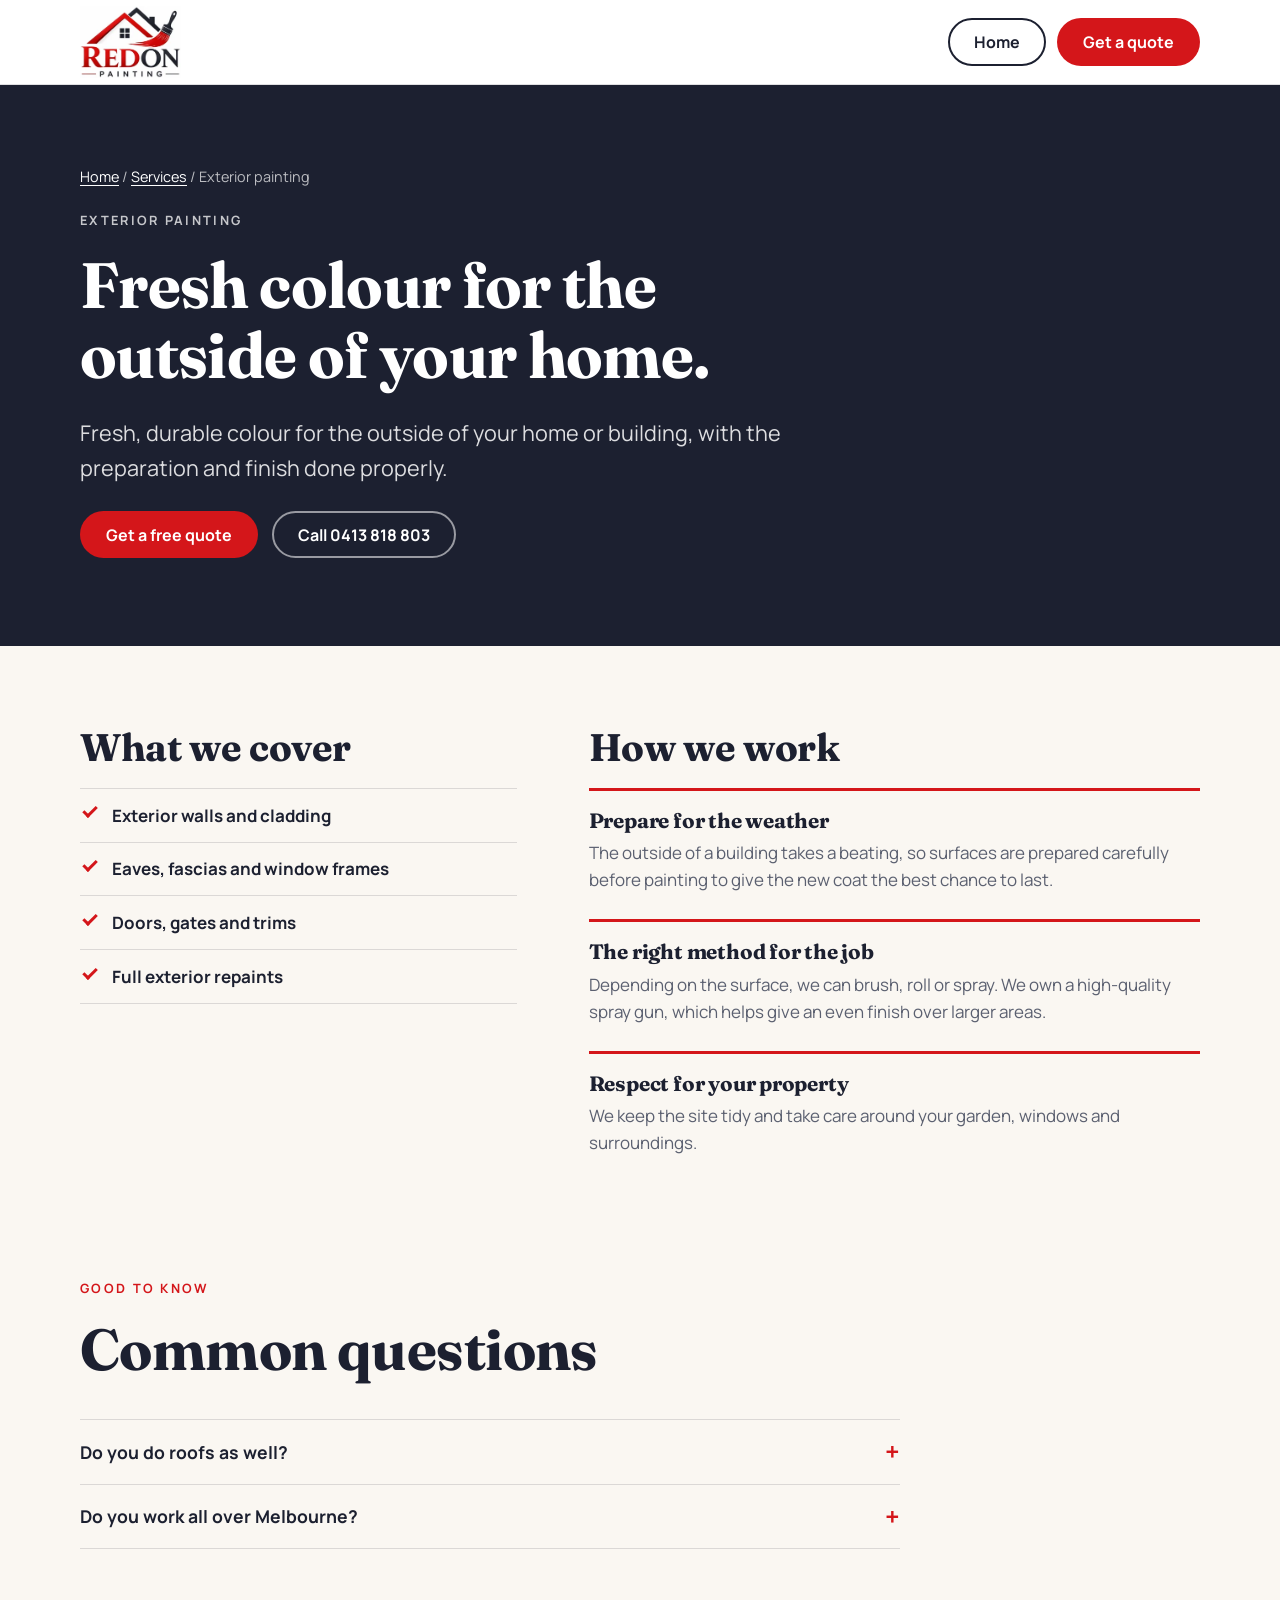
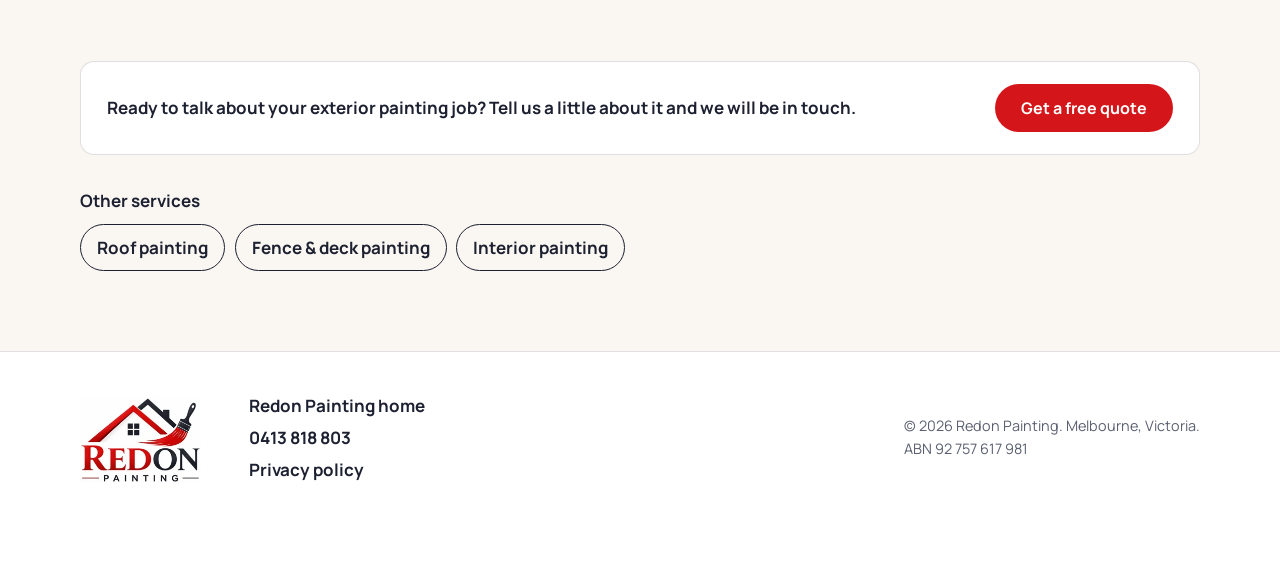
<file: exterior-painting.html>
<!doctype html>
<html lang="en-AU">
<head>
  <meta charset="utf-8">
  <meta name="viewport" content="width=device-width, initial-scale=1">
  <title>Exterior Painting in Melbourne | Redon Painting</title>
  <meta name="description" content="Exterior house and building painting across Melbourne. Fresh, durable colour for the outside of your home. Request a quote from Redon Painting.">
  <meta name="theme-color" content="#1c2030">
  <link rel="canonical" href="https://redonpainting.com.au/exterior-painting">
  <meta property="og:type" content="website">
  <meta property="og:url" content="https://redonpainting.com.au/exterior-painting">
  <meta property="og:site_name" content="Redon Painting">
  <meta property="og:title" content="Exterior Painting in Melbourne | Redon Painting">
  <meta property="og:description" content="Exterior house and building painting across Melbourne. Fresh, durable colour for the outside of your home. Request a quote from Redon Painting.">
  <meta property="og:locale" content="en_AU">
  <meta property="og:image" content="https://redonpainting.com.au/og-image.jpg">
  <meta name="twitter:card" content="summary_large_image">
  <link rel="icon" type="image/png" href="favicon.png">
  <link rel="apple-touch-icon" href="apple-touch-icon.png">
  <link rel="preconnect" href="https://fonts.googleapis.com">
  <link rel="preconnect" href="https://fonts.gstatic.com" crossorigin>
  <link rel="stylesheet" href="https://fonts.googleapis.com/css2?family=Fraunces:wght@600;700&family=Manrope:wght@400;500;700&display=swap">
  <link rel="stylesheet" href="styles.css?v=20261103e">
  <script type="application/ld+json">{"@context": "https://schema.org", "@type": "Service", "name": "Exterior painting in Melbourne", "serviceType": "Exterior painting", "provider": {"@type": "HousePainter", "name": "Redon Painting", "url": "https://redonpainting.com.au/", "telephone": "+61413818803"}, "areaServed": {"@type": "City", "name": "Melbourne"}, "url": "https://redonpainting.com.au/exterior-painting", "description": "Exterior house and building painting across Melbourne. Fresh, durable colour for the outside of your home. Request a quote from Redon Painting."}</script>
  <script type="application/ld+json">{"@context": "https://schema.org", "@type": "FAQPage", "mainEntity": [{"@type": "Question", "name": "Do you do roofs as well?", "acceptedAnswer": {"@type": "Answer", "text": "Yes. See our roof painting page for more."}}, {"@type": "Question", "name": "Do you work all over Melbourne?", "acceptedAnswer": {"@type": "Answer", "text": "Yes. We happily paint right across Melbourne, north, south, east and west."}}]}</script>
  <script type="application/ld+json">{"@context": "https://schema.org", "@type": "BreadcrumbList", "itemListElement": [{"@type": "ListItem", "position": 1, "name": "Home", "item": "https://redonpainting.com.au/"}, {"@type": "ListItem", "position": 2, "name": "Exterior painting", "item": "https://redonpainting.com.au/exterior-painting"}]}</script>
  </head>
<body>
  <header class="site-header">
    <div class="wrap header-inner">
      <a class="brand" href="/" aria-label="Redon Painting home"><img src="logo-sm.webp" alt="Redon Painting logo" width="110" height="79"></a>
      <div class="header-actions">
        <a class="btn btn-ghost-dark" href="/">Home</a>
        <a class="btn btn-red" href="/#quote">Get a quote</a>
      </div>
    </div>
  </header>

  <main id="main">
    <section class="page-hero">
      <div class="wrap">
        <nav class="crumbs" aria-label="Breadcrumb"><a href="/">Home</a> <span aria-hidden="true">/</span> <a href="/#services">Services</a> <span aria-hidden="true">/</span> Exterior painting</nav>
        <p class="eyebrow">Exterior painting</p>
        <h1>Fresh colour for the outside of your home.</h1>
        <p class="lead">Fresh, durable colour for the outside of your home or building, with the preparation and finish done properly.</p>
        <div class="hero-actions">
          <a class="btn btn-red" href="/#quote">Get a free quote</a>
          <a class="btn btn-ghost" href="tel:+61413818803">Call 0413 818 803</a>
        </div>
      </div>
    </section>

    <section class="wrap page-body">
      <div class="page-cols">
        <div>
          <h2>What we cover</h2>
          <ul class="tick-list"><li>Exterior walls and cladding</li><li>Eaves, fascias and window frames</li><li>Doors, gates and trims</li><li>Full exterior repaints</li></ul>
        </div>
        <div>
          <h2>How we work</h2>
          <div class="how-list"><div class="step"><h3>Prepare for the weather</h3><p>The outside of a building takes a beating, so surfaces are prepared carefully before painting to give the new coat the best chance to last.</p></div><div class="step"><h3>The right method for the job</h3><p>Depending on the surface, we can brush, roll or spray. We own a high-quality spray gun, which helps give an even finish over larger areas.</p></div><div class="step"><h3>Respect for your property</h3><p>We keep the site tidy and take care around your garden, windows and surroundings.</p></div></div>
        </div>
      </div>
    </section>

    <section class="wrap faq">
      <div class="section-head"><p class="eyebrow eyebrow-red">Good to know</p><h2>Common questions</h2></div>
      <div class="faq-list"><details><summary>Do you do roofs as well?</summary><p>Yes. See our roof painting page for more.</p></details><details><summary>Do you work all over Melbourne?</summary><p>Yes. We happily paint right across Melbourne, north, south, east and west.</p></details></div>
    </section>

    <section class="wrap page-cta">
      <div class="review-cta">
        <p>Ready to talk about your exterior painting job? Tell us a little about it and we will be in touch.</p>
        <a class="btn btn-red" href="/#quote">Get a free quote</a>
      </div>
      <p class="related-title">Other services</p>
      <ul class="related"><li><a href="/roof-painting">Roof painting</a></li><li><a href="/fence-and-deck-painting">Fence &amp; deck painting</a></li><li><a href="/interior-painting">Interior painting</a></li></ul>
    </section>
  </main>

  <footer class="site-footer">
    <div class="wrap footer-inner">
      <img src="logo-sm.webp" alt="Redon Painting" width="120" height="86" loading="lazy">
      <div>
        <p><a href="/">Redon Painting home</a></p>
        <p><a href="tel:+61413818803">0413 818 803</a></p>
        <p><a href="privacy">Privacy policy</a></p>
      </div>
      <p class="copy">&copy; <span id="year">2026</span> Redon Painting. Melbourne, Victoria.<br>ABN 92 757 617 981</p>
    </div>
  </footer>

  <div class="contact-bar">
    <a href="tel:+61413818803">Call</a>
    <a href="sms:+61413818803">Text</a>
  </div>

  <script src="script.js?v=20261103e" defer></script>
</body>
</html>
</file>
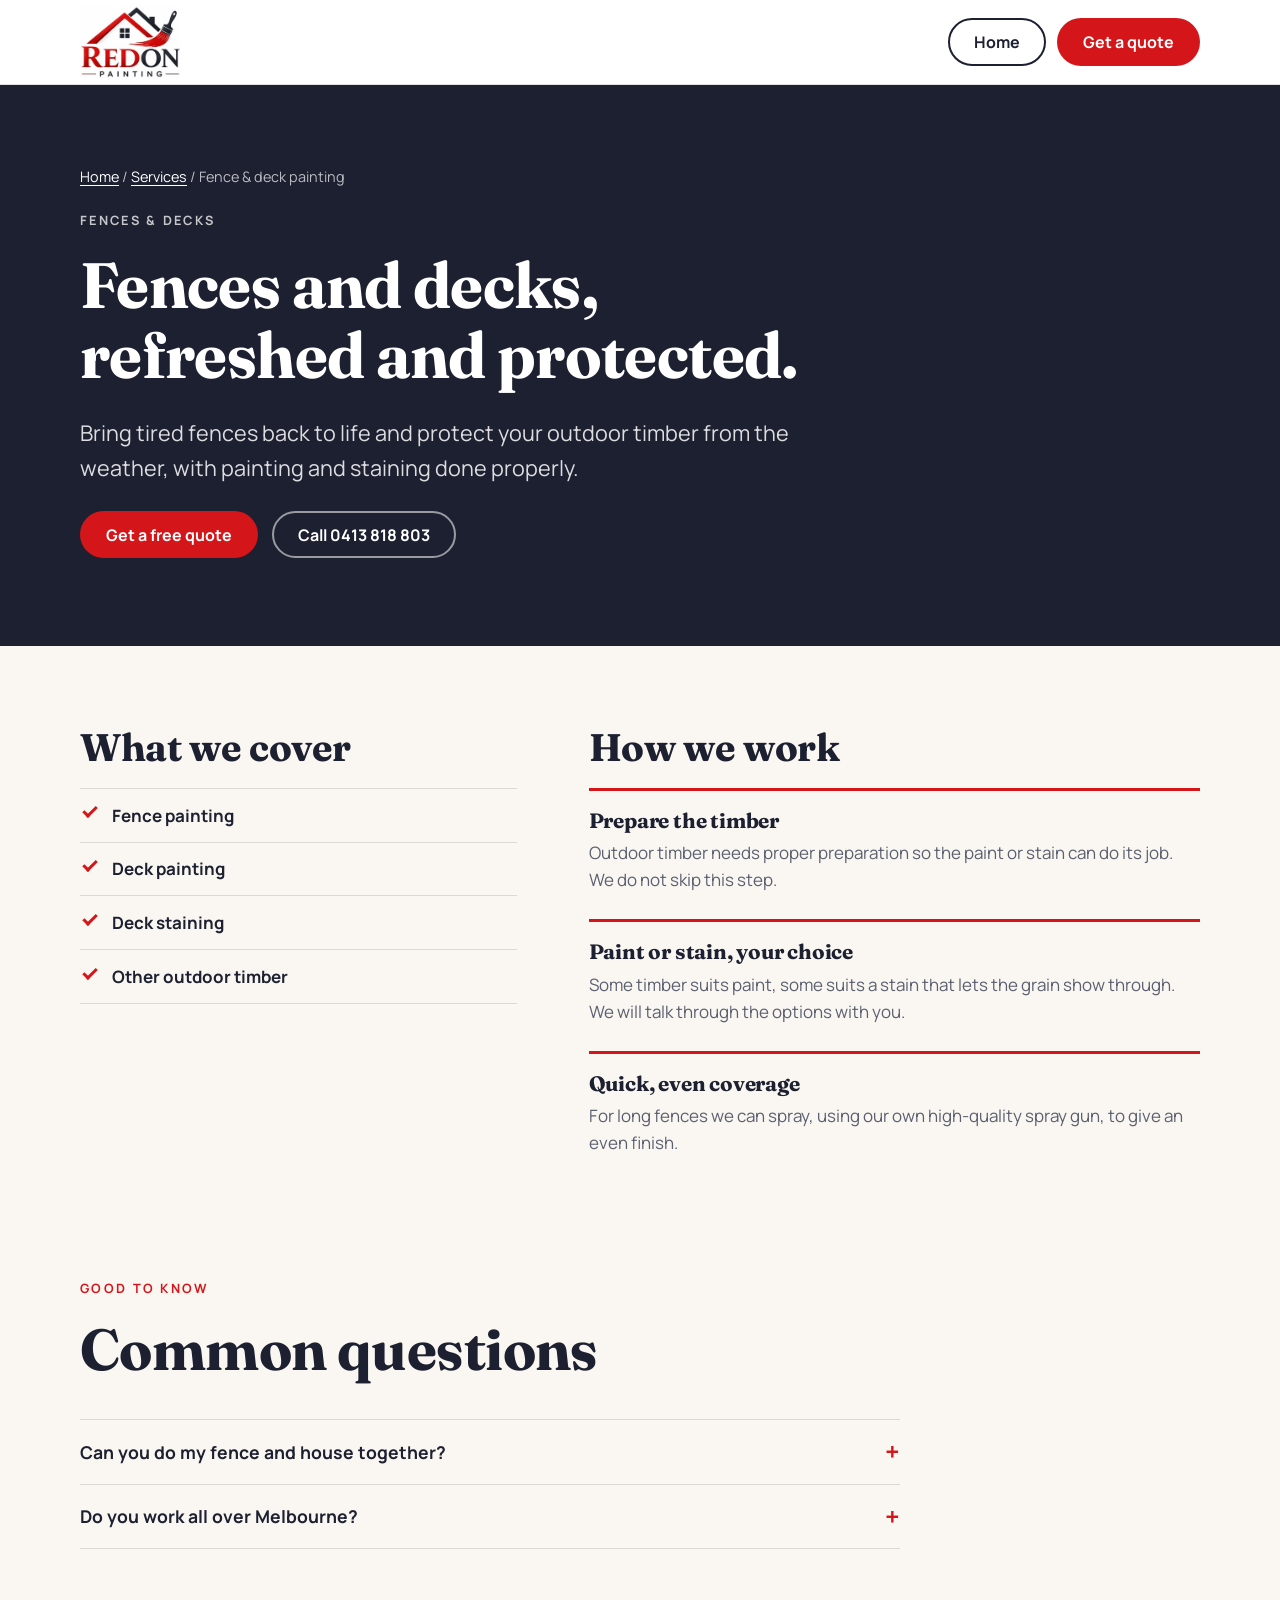
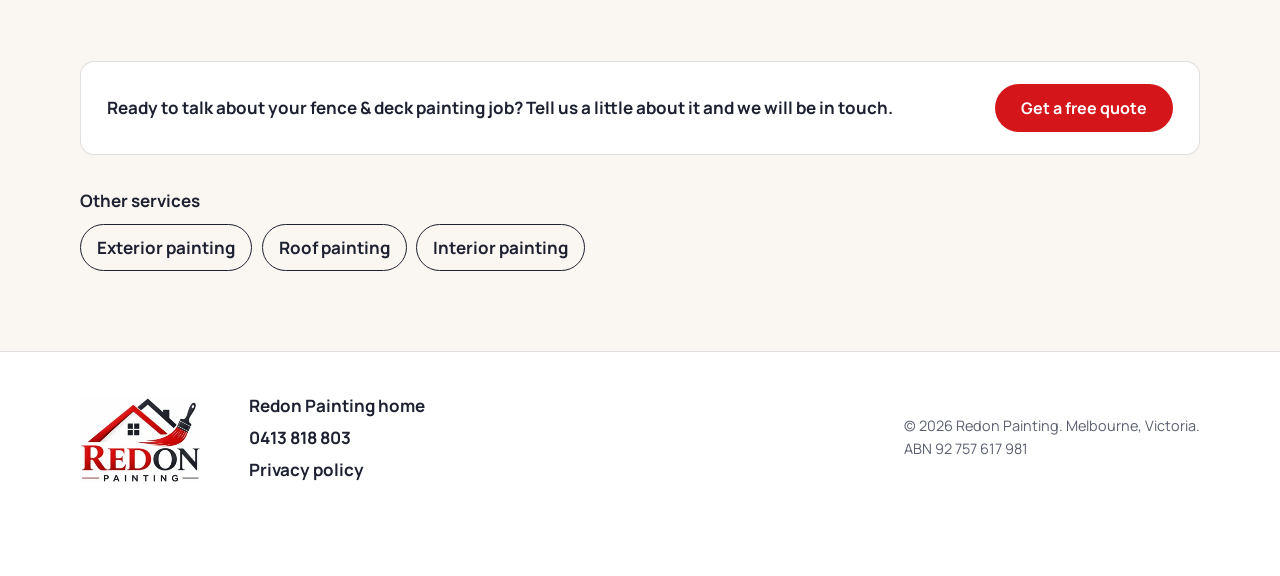
<file: fence-and-deck-painting.html>
<!doctype html>
<html lang="en-AU">
<head>
  <meta charset="utf-8">
  <meta name="viewport" content="width=device-width, initial-scale=1">
  <title>Fence Painting &amp; Deck Staining in Melbourne | Redon Painting</title>
  <meta name="description" content="Fence painting and deck painting and staining across Melbourne. Refresh and protect your outdoor timber. Request a quote from Redon Painting.">
  <meta name="theme-color" content="#1c2030">
  <link rel="canonical" href="https://redonpainting.com.au/fence-and-deck-painting">
  <meta property="og:type" content="website">
  <meta property="og:url" content="https://redonpainting.com.au/fence-and-deck-painting">
  <meta property="og:site_name" content="Redon Painting">
  <meta property="og:title" content="Fence Painting &amp; Deck Staining in Melbourne | Redon Painting">
  <meta property="og:description" content="Fence painting and deck painting and staining across Melbourne. Refresh and protect your outdoor timber. Request a quote from Redon Painting.">
  <meta property="og:locale" content="en_AU">
  <meta property="og:image" content="https://redonpainting.com.au/og-image.jpg">
  <meta name="twitter:card" content="summary_large_image">
  <link rel="icon" type="image/png" href="favicon.png">
  <link rel="apple-touch-icon" href="apple-touch-icon.png">
  <link rel="preconnect" href="https://fonts.googleapis.com">
  <link rel="preconnect" href="https://fonts.gstatic.com" crossorigin>
  <link rel="stylesheet" href="https://fonts.googleapis.com/css2?family=Fraunces:wght@600;700&family=Manrope:wght@400;500;700&display=swap">
  <link rel="stylesheet" href="styles.css?v=20261103e">
  <script type="application/ld+json">{"@context": "https://schema.org", "@type": "Service", "name": "Fence & deck painting in Melbourne", "serviceType": "Fence & deck painting", "provider": {"@type": "HousePainter", "name": "Redon Painting", "url": "https://redonpainting.com.au/", "telephone": "+61413818803"}, "areaServed": {"@type": "City", "name": "Melbourne"}, "url": "https://redonpainting.com.au/fence-and-deck-painting", "description": "Fence painting and deck painting and staining across Melbourne. Refresh and protect your outdoor timber. Request a quote from Redon Painting."}</script>
  <script type="application/ld+json">{"@context": "https://schema.org", "@type": "FAQPage", "mainEntity": [{"@type": "Question", "name": "Can you do my fence and house together?", "acceptedAnswer": {"@type": "Answer", "text": "Yes. Many customers combine a fence or deck with other work. Tell us everything you would like done when you request a quote."}}, {"@type": "Question", "name": "Do you work all over Melbourne?", "acceptedAnswer": {"@type": "Answer", "text": "Yes. We happily paint right across Melbourne."}}]}</script>
  <script type="application/ld+json">{"@context": "https://schema.org", "@type": "BreadcrumbList", "itemListElement": [{"@type": "ListItem", "position": 1, "name": "Home", "item": "https://redonpainting.com.au/"}, {"@type": "ListItem", "position": 2, "name": "Fence & deck painting", "item": "https://redonpainting.com.au/fence-and-deck-painting"}]}</script>
  </head>
<body>
  <header class="site-header">
    <div class="wrap header-inner">
      <a class="brand" href="/" aria-label="Redon Painting home"><img src="logo-sm.webp" alt="Redon Painting logo" width="110" height="79"></a>
      <div class="header-actions">
        <a class="btn btn-ghost-dark" href="/">Home</a>
        <a class="btn btn-red" href="/#quote">Get a quote</a>
      </div>
    </div>
  </header>

  <main id="main">
    <section class="page-hero">
      <div class="wrap">
        <nav class="crumbs" aria-label="Breadcrumb"><a href="/">Home</a> <span aria-hidden="true">/</span> <a href="/#services">Services</a> <span aria-hidden="true">/</span> Fence &amp; deck painting</nav>
        <p class="eyebrow">Fences &amp; decks</p>
        <h1>Fences and decks, refreshed and protected.</h1>
        <p class="lead">Bring tired fences back to life and protect your outdoor timber from the weather, with painting and staining done properly.</p>
        <div class="hero-actions">
          <a class="btn btn-red" href="/#quote">Get a free quote</a>
          <a class="btn btn-ghost" href="tel:+61413818803">Call 0413 818 803</a>
        </div>
      </div>
    </section>

    <section class="wrap page-body">
      <div class="page-cols">
        <div>
          <h2>What we cover</h2>
          <ul class="tick-list"><li>Fence painting</li><li>Deck painting</li><li>Deck staining</li><li>Other outdoor timber</li></ul>
        </div>
        <div>
          <h2>How we work</h2>
          <div class="how-list"><div class="step"><h3>Prepare the timber</h3><p>Outdoor timber needs proper preparation so the paint or stain can do its job. We do not skip this step.</p></div><div class="step"><h3>Paint or stain, your choice</h3><p>Some timber suits paint, some suits a stain that lets the grain show through. We will talk through the options with you.</p></div><div class="step"><h3>Quick, even coverage</h3><p>For long fences we can spray, using our own high-quality spray gun, to give an even finish.</p></div></div>
        </div>
      </div>
    </section>

    <section class="wrap faq">
      <div class="section-head"><p class="eyebrow eyebrow-red">Good to know</p><h2>Common questions</h2></div>
      <div class="faq-list"><details><summary>Can you do my fence and house together?</summary><p>Yes. Many customers combine a fence or deck with other work. Tell us everything you would like done when you request a quote.</p></details><details><summary>Do you work all over Melbourne?</summary><p>Yes. We happily paint right across Melbourne.</p></details></div>
    </section>

    <section class="wrap page-cta">
      <div class="review-cta">
        <p>Ready to talk about your fence &amp; deck painting job? Tell us a little about it and we will be in touch.</p>
        <a class="btn btn-red" href="/#quote">Get a free quote</a>
      </div>
      <p class="related-title">Other services</p>
      <ul class="related"><li><a href="/exterior-painting">Exterior painting</a></li><li><a href="/roof-painting">Roof painting</a></li><li><a href="/interior-painting">Interior painting</a></li></ul>
    </section>
  </main>

  <footer class="site-footer">
    <div class="wrap footer-inner">
      <img src="logo-sm.webp" alt="Redon Painting" width="120" height="86" loading="lazy">
      <div>
        <p><a href="/">Redon Painting home</a></p>
        <p><a href="tel:+61413818803">0413 818 803</a></p>
        <p><a href="privacy">Privacy policy</a></p>
      </div>
      <p class="copy">&copy; <span id="year">2026</span> Redon Painting. Melbourne, Victoria.<br>ABN 92 757 617 981</p>
    </div>
  </footer>

  <div class="contact-bar">
    <a href="tel:+61413818803">Call</a>
    <a href="sms:+61413818803">Text</a>
  </div>

  <script src="script.js?v=20261103e" defer></script>
</body>
</html>
</file>
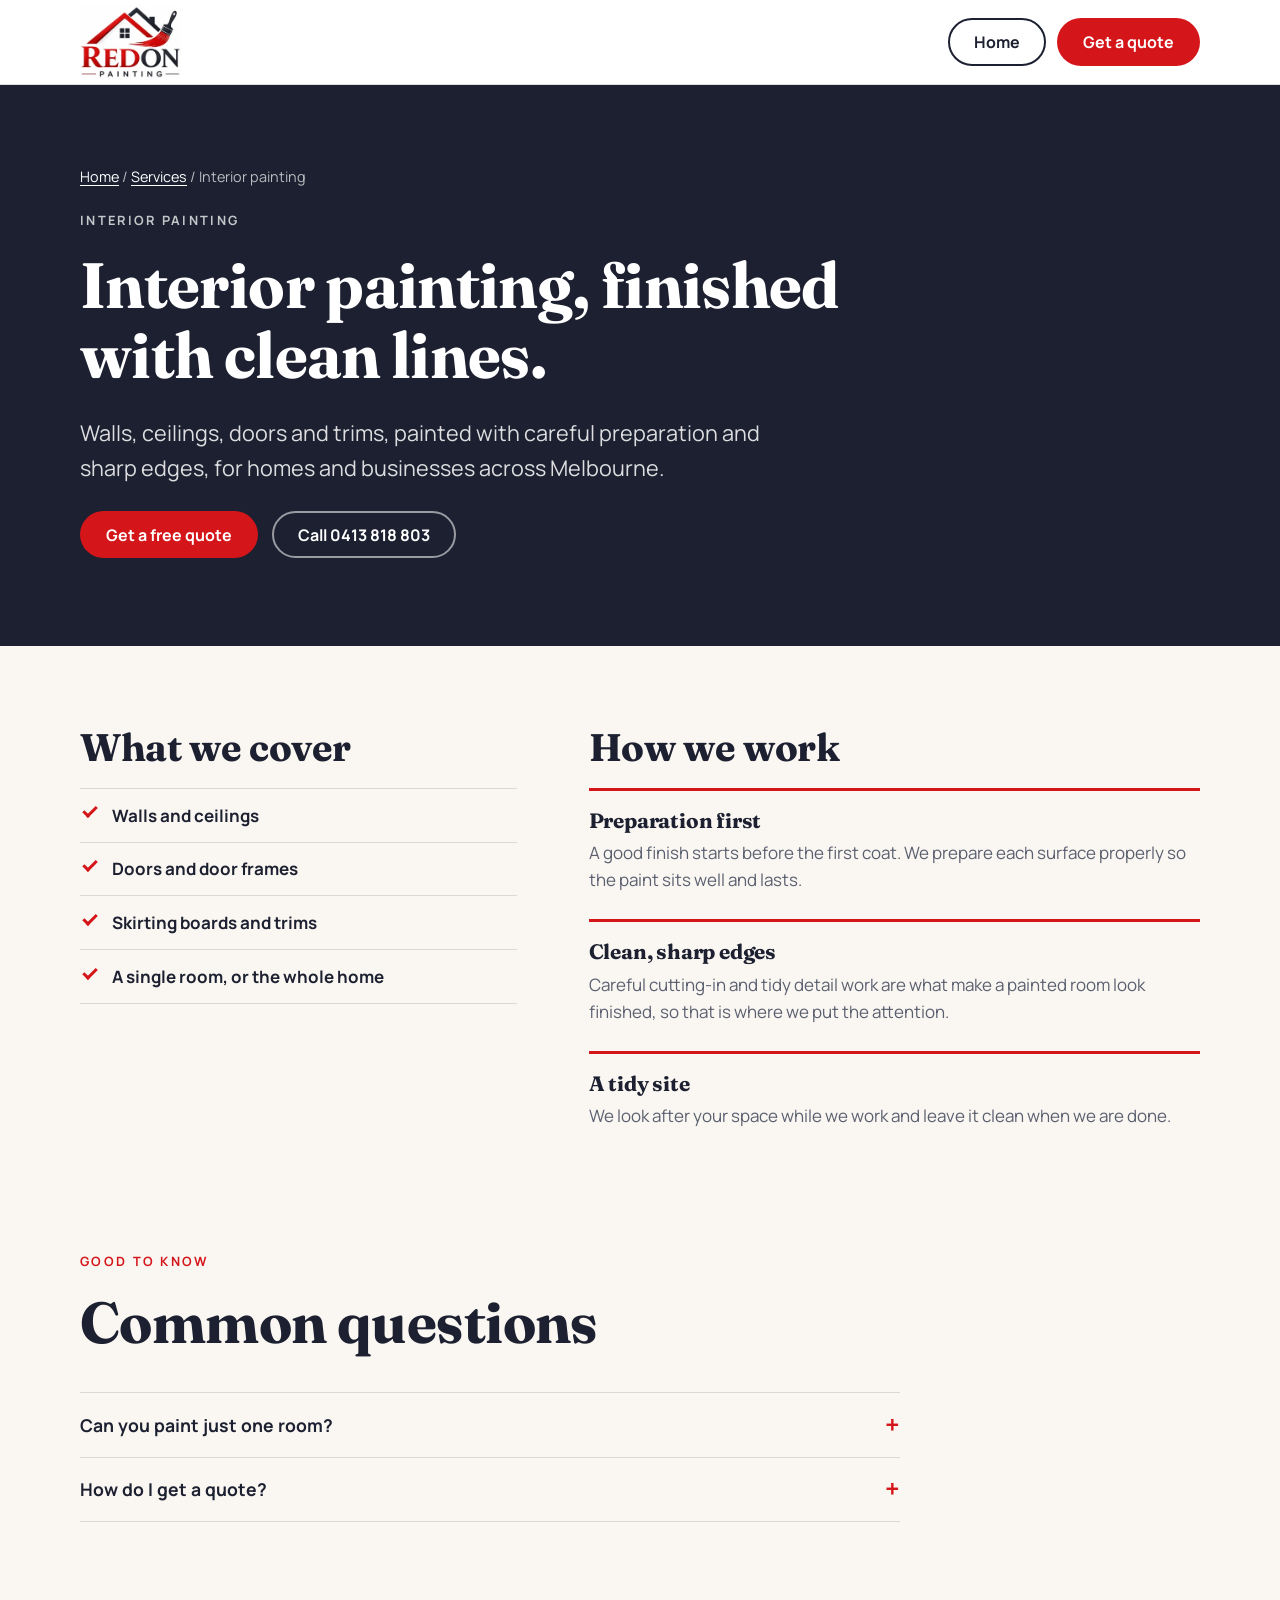
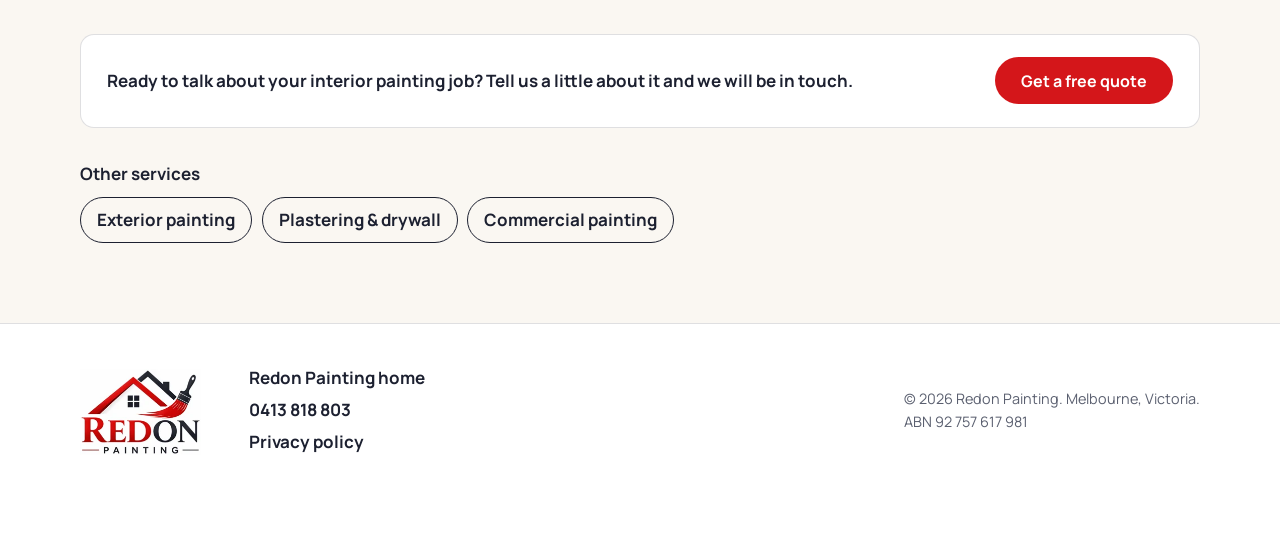
<file: interior-painting.html>
<!doctype html>
<html lang="en-AU">
<head>
  <meta charset="utf-8">
  <meta name="viewport" content="width=device-width, initial-scale=1">
  <title>Interior Painting in Melbourne | Redon Painting</title>
  <meta name="description" content="Interior painting across Melbourne: walls, ceilings, doors and trims, finished with clean, sharp edges. Request a quote from Redon Painting.">
  <meta name="theme-color" content="#1c2030">
  <link rel="canonical" href="https://redonpainting.com.au/interior-painting">
  <meta property="og:type" content="website">
  <meta property="og:url" content="https://redonpainting.com.au/interior-painting">
  <meta property="og:site_name" content="Redon Painting">
  <meta property="og:title" content="Interior Painting in Melbourne | Redon Painting">
  <meta property="og:description" content="Interior painting across Melbourne: walls, ceilings, doors and trims, finished with clean, sharp edges. Request a quote from Redon Painting.">
  <meta property="og:locale" content="en_AU">
  <meta property="og:image" content="https://redonpainting.com.au/og-image.jpg">
  <meta name="twitter:card" content="summary_large_image">
  <link rel="icon" type="image/png" href="favicon.png">
  <link rel="apple-touch-icon" href="apple-touch-icon.png">
  <link rel="preconnect" href="https://fonts.googleapis.com">
  <link rel="preconnect" href="https://fonts.gstatic.com" crossorigin>
  <link rel="stylesheet" href="https://fonts.googleapis.com/css2?family=Fraunces:wght@600;700&family=Manrope:wght@400;500;700&display=swap">
  <link rel="stylesheet" href="styles.css?v=20261103e">
  <script type="application/ld+json">{"@context": "https://schema.org", "@type": "Service", "name": "Interior painting in Melbourne", "serviceType": "Interior painting", "provider": {"@type": "HousePainter", "name": "Redon Painting", "url": "https://redonpainting.com.au/", "telephone": "+61413818803"}, "areaServed": {"@type": "City", "name": "Melbourne"}, "url": "https://redonpainting.com.au/interior-painting", "description": "Interior painting across Melbourne: walls, ceilings, doors and trims, finished with clean, sharp edges. Request a quote from Redon Painting."}</script>
  <script type="application/ld+json">{"@context": "https://schema.org", "@type": "FAQPage", "mainEntity": [{"@type": "Question", "name": "Can you paint just one room?", "acceptedAnswer": {"@type": "Answer", "text": "Yes. We take on single rooms as well as whole homes."}}, {"@type": "Question", "name": "How do I get a quote?", "acceptedAnswer": {"@type": "Answer", "text": "Fill in the quote form or call us. Tell us a little about the rooms and we will talk through the job with you."}}]}</script>
  <script type="application/ld+json">{"@context": "https://schema.org", "@type": "BreadcrumbList", "itemListElement": [{"@type": "ListItem", "position": 1, "name": "Home", "item": "https://redonpainting.com.au/"}, {"@type": "ListItem", "position": 2, "name": "Interior painting", "item": "https://redonpainting.com.au/interior-painting"}]}</script>
  </head>
<body>
  <header class="site-header">
    <div class="wrap header-inner">
      <a class="brand" href="/" aria-label="Redon Painting home"><img src="logo-sm.webp" alt="Redon Painting logo" width="110" height="79"></a>
      <div class="header-actions">
        <a class="btn btn-ghost-dark" href="/">Home</a>
        <a class="btn btn-red" href="/#quote">Get a quote</a>
      </div>
    </div>
  </header>

  <main id="main">
    <section class="page-hero">
      <div class="wrap">
        <nav class="crumbs" aria-label="Breadcrumb"><a href="/">Home</a> <span aria-hidden="true">/</span> <a href="/#services">Services</a> <span aria-hidden="true">/</span> Interior painting</nav>
        <p class="eyebrow">Interior painting</p>
        <h1>Interior painting, finished with clean lines.</h1>
        <p class="lead">Walls, ceilings, doors and trims, painted with careful preparation and sharp edges, for homes and businesses across Melbourne.</p>
        <div class="hero-actions">
          <a class="btn btn-red" href="/#quote">Get a free quote</a>
          <a class="btn btn-ghost" href="tel:+61413818803">Call 0413 818 803</a>
        </div>
      </div>
    </section>

    <section class="wrap page-body">
      <div class="page-cols">
        <div>
          <h2>What we cover</h2>
          <ul class="tick-list"><li>Walls and ceilings</li><li>Doors and door frames</li><li>Skirting boards and trims</li><li>A single room, or the whole home</li></ul>
        </div>
        <div>
          <h2>How we work</h2>
          <div class="how-list"><div class="step"><h3>Preparation first</h3><p>A good finish starts before the first coat. We prepare each surface properly so the paint sits well and lasts.</p></div><div class="step"><h3>Clean, sharp edges</h3><p>Careful cutting-in and tidy detail work are what make a painted room look finished, so that is where we put the attention.</p></div><div class="step"><h3>A tidy site</h3><p>We look after your space while we work and leave it clean when we are done.</p></div></div>
        </div>
      </div>
    </section>

    <section class="wrap faq">
      <div class="section-head"><p class="eyebrow eyebrow-red">Good to know</p><h2>Common questions</h2></div>
      <div class="faq-list"><details><summary>Can you paint just one room?</summary><p>Yes. We take on single rooms as well as whole homes.</p></details><details><summary>How do I get a quote?</summary><p>Fill in the quote form or call us. Tell us a little about the rooms and we will talk through the job with you.</p></details></div>
    </section>

    <section class="wrap page-cta">
      <div class="review-cta">
        <p>Ready to talk about your interior painting job? Tell us a little about it and we will be in touch.</p>
        <a class="btn btn-red" href="/#quote">Get a free quote</a>
      </div>
      <p class="related-title">Other services</p>
      <ul class="related"><li><a href="/exterior-painting">Exterior painting</a></li><li><a href="/plastering-and-drywall">Plastering &amp; drywall</a></li><li><a href="/commercial-painting">Commercial painting</a></li></ul>
    </section>
  </main>

  <footer class="site-footer">
    <div class="wrap footer-inner">
      <img src="logo-sm.webp" alt="Redon Painting" width="120" height="86" loading="lazy">
      <div>
        <p><a href="/">Redon Painting home</a></p>
        <p><a href="tel:+61413818803">0413 818 803</a></p>
        <p><a href="privacy">Privacy policy</a></p>
      </div>
      <p class="copy">&copy; <span id="year">2026</span> Redon Painting. Melbourne, Victoria.<br>ABN 92 757 617 981</p>
    </div>
  </footer>

  <div class="contact-bar">
    <a href="tel:+61413818803">Call</a>
    <a href="sms:+61413818803">Text</a>
  </div>

  <script src="script.js?v=20261103e" defer></script>
</body>
</html>
</file>
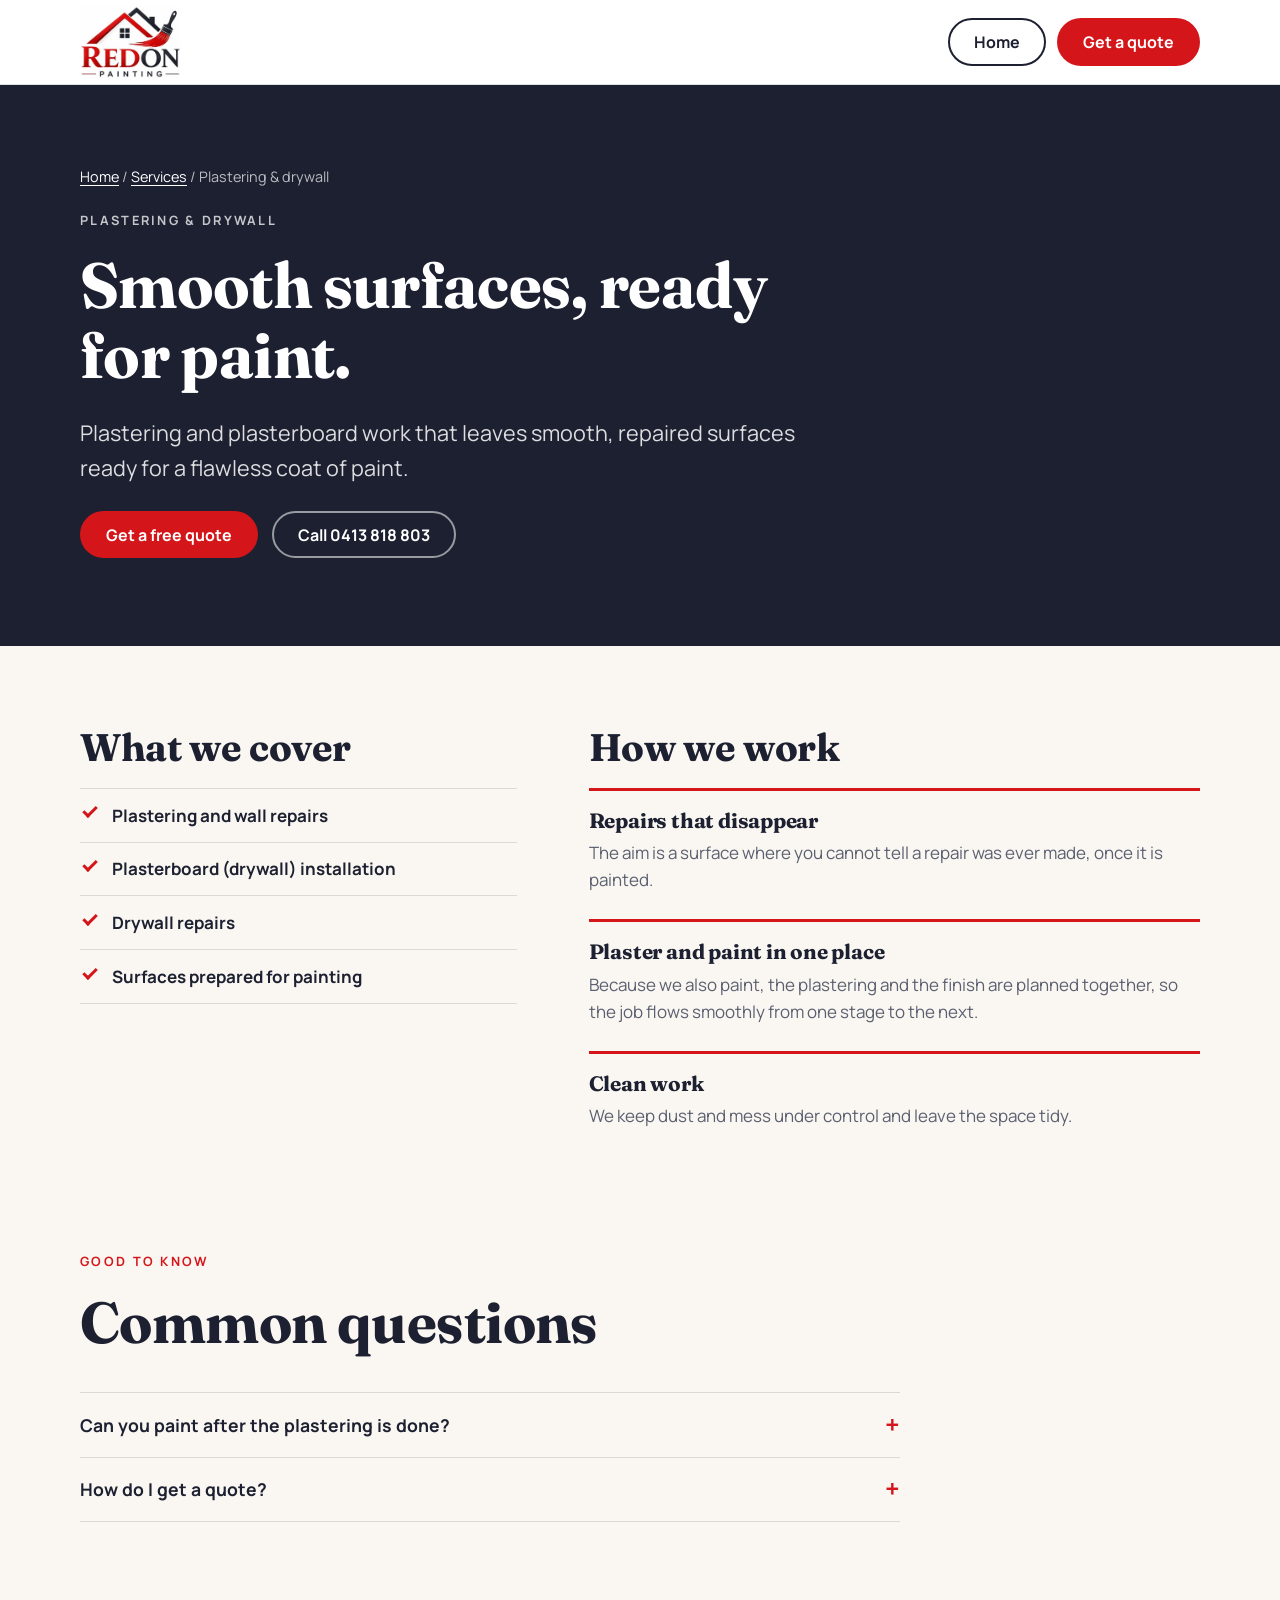
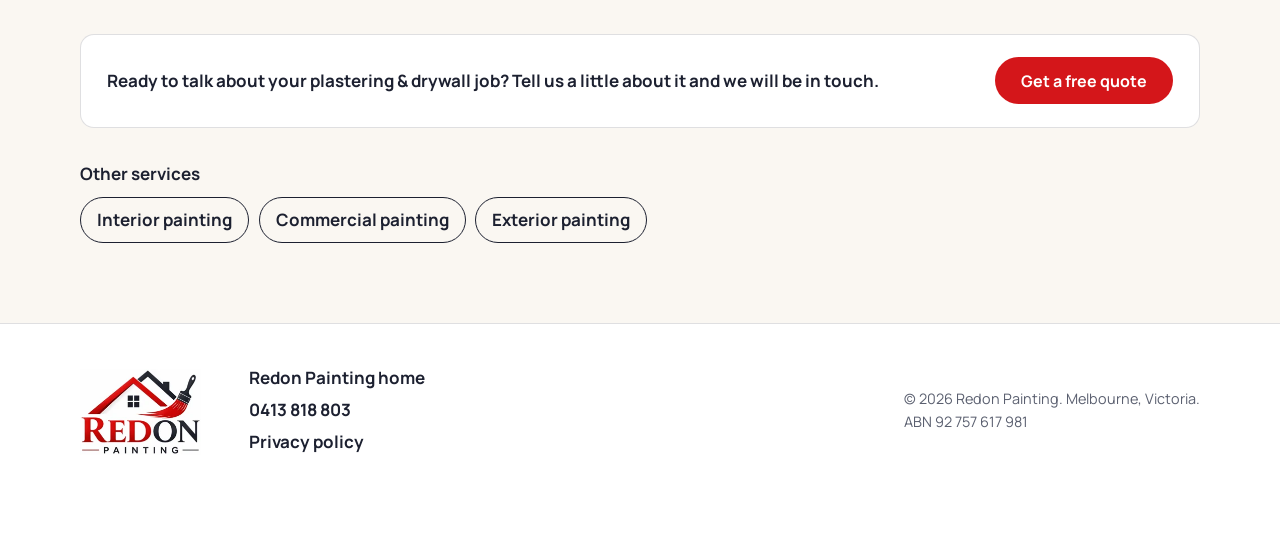
<file: plastering-and-drywall.html>
<!doctype html>
<html lang="en-AU">
<head>
  <meta charset="utf-8">
  <meta name="viewport" content="width=device-width, initial-scale=1">
  <title>Plastering &amp; Drywall in Melbourne | Redon Painting</title>
  <meta name="description" content="Plastering and drywall installation and repairs across Melbourne, ready for a flawless coat of paint. Request a quote from Redon Painting.">
  <meta name="theme-color" content="#1c2030">
  <link rel="canonical" href="https://redonpainting.com.au/plastering-and-drywall">
  <meta property="og:type" content="website">
  <meta property="og:url" content="https://redonpainting.com.au/plastering-and-drywall">
  <meta property="og:site_name" content="Redon Painting">
  <meta property="og:title" content="Plastering &amp; Drywall in Melbourne | Redon Painting">
  <meta property="og:description" content="Plastering and drywall installation and repairs across Melbourne, ready for a flawless coat of paint. Request a quote from Redon Painting.">
  <meta property="og:locale" content="en_AU">
  <meta property="og:image" content="https://redonpainting.com.au/og-image.jpg">
  <meta name="twitter:card" content="summary_large_image">
  <link rel="icon" type="image/png" href="favicon.png">
  <link rel="apple-touch-icon" href="apple-touch-icon.png">
  <link rel="preconnect" href="https://fonts.googleapis.com">
  <link rel="preconnect" href="https://fonts.gstatic.com" crossorigin>
  <link rel="stylesheet" href="https://fonts.googleapis.com/css2?family=Fraunces:wght@600;700&family=Manrope:wght@400;500;700&display=swap">
  <link rel="stylesheet" href="styles.css?v=20261103e">
  <script type="application/ld+json">{"@context": "https://schema.org", "@type": "Service", "name": "Plastering & drywall in Melbourne", "serviceType": "Plastering & drywall", "provider": {"@type": "HousePainter", "name": "Redon Painting", "url": "https://redonpainting.com.au/", "telephone": "+61413818803"}, "areaServed": {"@type": "City", "name": "Melbourne"}, "url": "https://redonpainting.com.au/plastering-and-drywall", "description": "Plastering and drywall installation and repairs across Melbourne, ready for a flawless coat of paint. Request a quote from Redon Painting."}</script>
  <script type="application/ld+json">{"@context": "https://schema.org", "@type": "FAQPage", "mainEntity": [{"@type": "Question", "name": "Can you paint after the plastering is done?", "acceptedAnswer": {"@type": "Answer", "text": "Yes. That is one of the benefits of using one company for both."}}, {"@type": "Question", "name": "How do I get a quote?", "acceptedAnswer": {"@type": "Answer", "text": "Fill in the quote form or call us. We may ask for photos or a quick video call of the damaged area."}}]}</script>
  <script type="application/ld+json">{"@context": "https://schema.org", "@type": "BreadcrumbList", "itemListElement": [{"@type": "ListItem", "position": 1, "name": "Home", "item": "https://redonpainting.com.au/"}, {"@type": "ListItem", "position": 2, "name": "Plastering & drywall", "item": "https://redonpainting.com.au/plastering-and-drywall"}]}</script>
  </head>
<body>
  <header class="site-header">
    <div class="wrap header-inner">
      <a class="brand" href="/" aria-label="Redon Painting home"><img src="logo-sm.webp" alt="Redon Painting logo" width="110" height="79"></a>
      <div class="header-actions">
        <a class="btn btn-ghost-dark" href="/">Home</a>
        <a class="btn btn-red" href="/#quote">Get a quote</a>
      </div>
    </div>
  </header>

  <main id="main">
    <section class="page-hero">
      <div class="wrap">
        <nav class="crumbs" aria-label="Breadcrumb"><a href="/">Home</a> <span aria-hidden="true">/</span> <a href="/#services">Services</a> <span aria-hidden="true">/</span> Plastering &amp; drywall</nav>
        <p class="eyebrow">Plastering &amp; drywall</p>
        <h1>Smooth surfaces, ready for paint.</h1>
        <p class="lead">Plastering and plasterboard work that leaves smooth, repaired surfaces ready for a flawless coat of paint.</p>
        <div class="hero-actions">
          <a class="btn btn-red" href="/#quote">Get a free quote</a>
          <a class="btn btn-ghost" href="tel:+61413818803">Call 0413 818 803</a>
        </div>
      </div>
    </section>

    <section class="wrap page-body">
      <div class="page-cols">
        <div>
          <h2>What we cover</h2>
          <ul class="tick-list"><li>Plastering and wall repairs</li><li>Plasterboard (drywall) installation</li><li>Drywall repairs</li><li>Surfaces prepared for painting</li></ul>
        </div>
        <div>
          <h2>How we work</h2>
          <div class="how-list"><div class="step"><h3>Repairs that disappear</h3><p>The aim is a surface where you cannot tell a repair was ever made, once it is painted.</p></div><div class="step"><h3>Plaster and paint in one place</h3><p>Because we also paint, the plastering and the finish are planned together, so the job flows smoothly from one stage to the next.</p></div><div class="step"><h3>Clean work</h3><p>We keep dust and mess under control and leave the space tidy.</p></div></div>
        </div>
      </div>
    </section>

    <section class="wrap faq">
      <div class="section-head"><p class="eyebrow eyebrow-red">Good to know</p><h2>Common questions</h2></div>
      <div class="faq-list"><details><summary>Can you paint after the plastering is done?</summary><p>Yes. That is one of the benefits of using one company for both.</p></details><details><summary>How do I get a quote?</summary><p>Fill in the quote form or call us. We may ask for photos or a quick video call of the damaged area.</p></details></div>
    </section>

    <section class="wrap page-cta">
      <div class="review-cta">
        <p>Ready to talk about your plastering &amp; drywall job? Tell us a little about it and we will be in touch.</p>
        <a class="btn btn-red" href="/#quote">Get a free quote</a>
      </div>
      <p class="related-title">Other services</p>
      <ul class="related"><li><a href="/interior-painting">Interior painting</a></li><li><a href="/commercial-painting">Commercial painting</a></li><li><a href="/exterior-painting">Exterior painting</a></li></ul>
    </section>
  </main>

  <footer class="site-footer">
    <div class="wrap footer-inner">
      <img src="logo-sm.webp" alt="Redon Painting" width="120" height="86" loading="lazy">
      <div>
        <p><a href="/">Redon Painting home</a></p>
        <p><a href="tel:+61413818803">0413 818 803</a></p>
        <p><a href="privacy">Privacy policy</a></p>
      </div>
      <p class="copy">&copy; <span id="year">2026</span> Redon Painting. Melbourne, Victoria.<br>ABN 92 757 617 981</p>
    </div>
  </footer>

  <div class="contact-bar">
    <a href="tel:+61413818803">Call</a>
    <a href="sms:+61413818803">Text</a>
  </div>

  <script src="script.js?v=20261103e" defer></script>
</body>
</html>
</file>
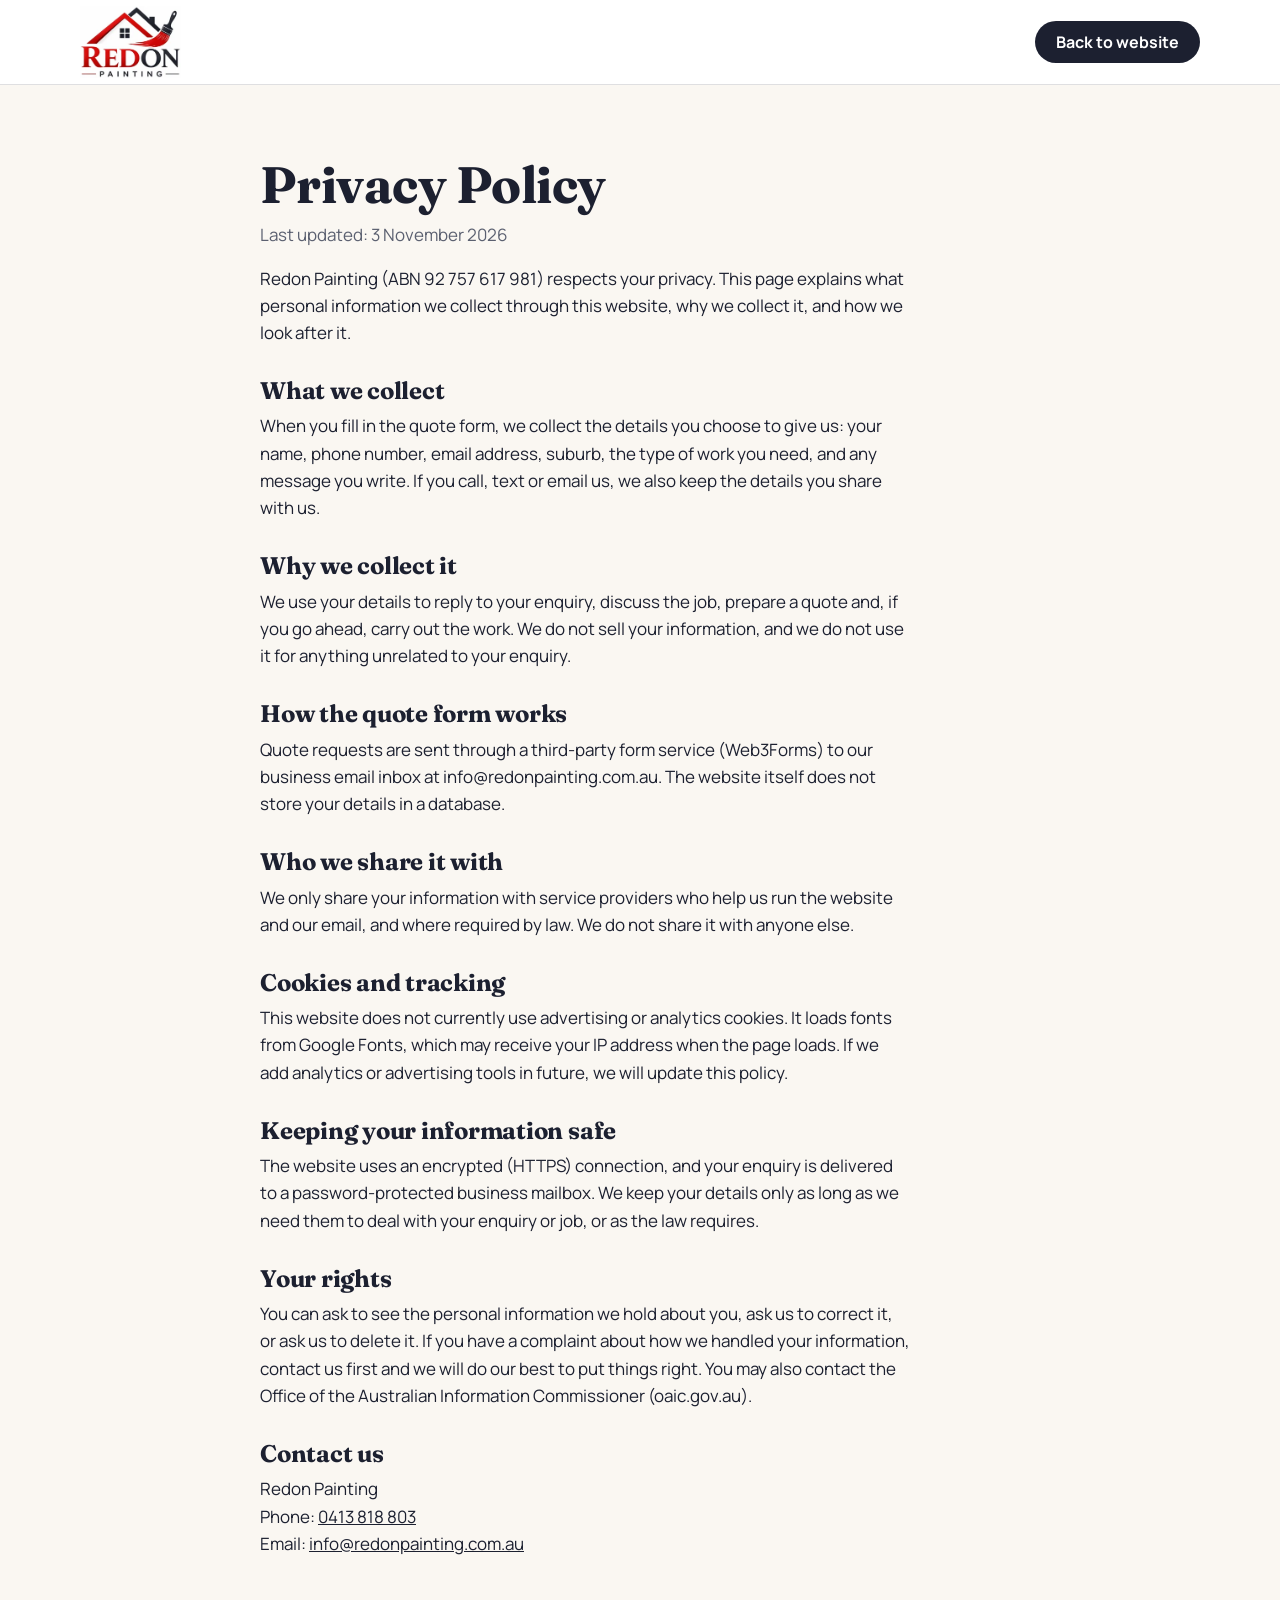
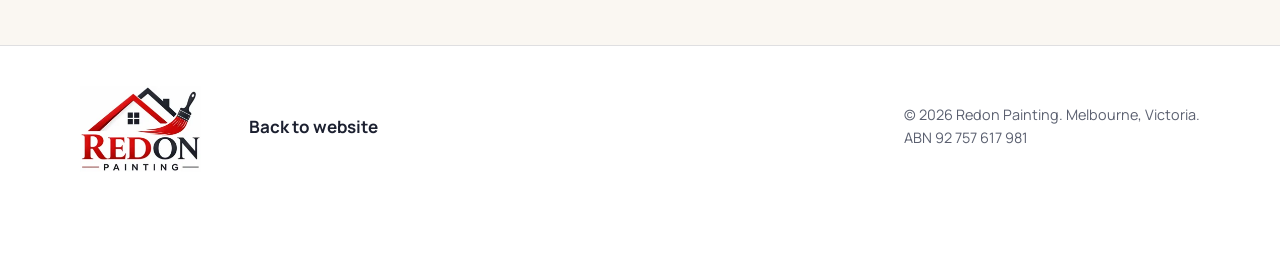
<file: privacy.html>
<!doctype html>
<html lang="en-AU">
<head>
  <meta charset="utf-8">
  <meta name="viewport" content="width=device-width, initial-scale=1">
  <title>Privacy Policy | Redon Painting</title>
  <meta name="description" content="How Redon Painting collects, uses and protects your personal information when you contact us or request a quote.">
  <link rel="canonical" href="https://redonpainting.com.au/privacy">
  <meta name="theme-color" content="#1c2030">
  <link rel="icon" type="image/png" href="favicon.png">
  <link rel="apple-touch-icon" href="apple-touch-icon.png">
  <link rel="preconnect" href="https://fonts.googleapis.com">
  <link rel="preconnect" href="https://fonts.gstatic.com" crossorigin>
  <link rel="stylesheet" href="https://fonts.googleapis.com/css2?family=Fraunces:wght@600;700&family=Manrope:wght@400;500;700&display=swap">
  <link rel="stylesheet" href="styles.css?v=20261103e">
</head>
<body>
  <header class="site-header">
    <div class="wrap header-inner">
      <a class="brand" href="/" aria-label="Redon Painting home">
        <img src="logo-sm.webp" alt="Redon Painting logo" width="110" height="79">
      </a>
      <div class="header-actions">
        <a class="btn btn-call" href="/">Back to website</a>
      </div>
    </div>
  </header>

  <main class="wrap legal">
    <h1>Privacy Policy</h1>
    <p class="updated">Last updated: 3 November 2026</p>

    <p>Redon Painting (ABN 92 757 617 981) respects your privacy. This page explains what personal information we collect through this website, why we collect it, and how we look after it.</p>

    <h2>What we collect</h2>
    <p>When you fill in the quote form, we collect the details you choose to give us: your name, phone number, email address, suburb, the type of work you need, and any message you write. If you call, text or email us, we also keep the details you share with us.</p>

    <h2>Why we collect it</h2>
    <p>We use your details to reply to your enquiry, discuss the job, prepare a quote and, if you go ahead, carry out the work. We do not sell your information, and we do not use it for anything unrelated to your enquiry.</p>

    <h2>How the quote form works</h2>
    <p>Quote requests are sent through a third-party form service (Web3Forms) to our business email inbox at info@redonpainting.com.au. The website itself does not store your details in a database.</p>

    <h2>Who we share it with</h2>
    <p>We only share your information with service providers who help us run the website and our email, and where required by law. We do not share it with anyone else.</p>

    <h2>Cookies and tracking</h2>
    <p>This website does not currently use advertising or analytics cookies. It loads fonts from Google Fonts, which may receive your IP address when the page loads. If we add analytics or advertising tools in future, we will update this policy.</p>

    <h2>Keeping your information safe</h2>
    <p>The website uses an encrypted (HTTPS) connection, and your enquiry is delivered to a password-protected business mailbox. We keep your details only as long as we need them to deal with your enquiry or job, or as the law requires.</p>

    <h2>Your rights</h2>
    <p>You can ask to see the personal information we hold about you, ask us to correct it, or ask us to delete it. If you have a complaint about how we handled your information, contact us first and we will do our best to put things right. You may also contact the Office of the Australian Information Commissioner (oaic.gov.au).</p>

    <h2>Contact us</h2>
    <p>Redon Painting<br>Phone: <a href="tel:+61413818803">0413 818 803</a><br>Email: <a href="mailto:info@redonpainting.com.au">info@redonpainting.com.au</a></p>
  </main>

  <footer class="site-footer">
    <div class="wrap footer-inner">
      <img src="logo-sm.webp" alt="Redon Painting" width="120" height="86" loading="lazy">
      <div><p><a href="/">Back to website</a></p></div>
      <p class="copy">&copy; 2026 Redon Painting. Melbourne, Victoria.<br>ABN 92 757 617 981</p>
    </div>
  </footer>
</body>
</html>
</file>
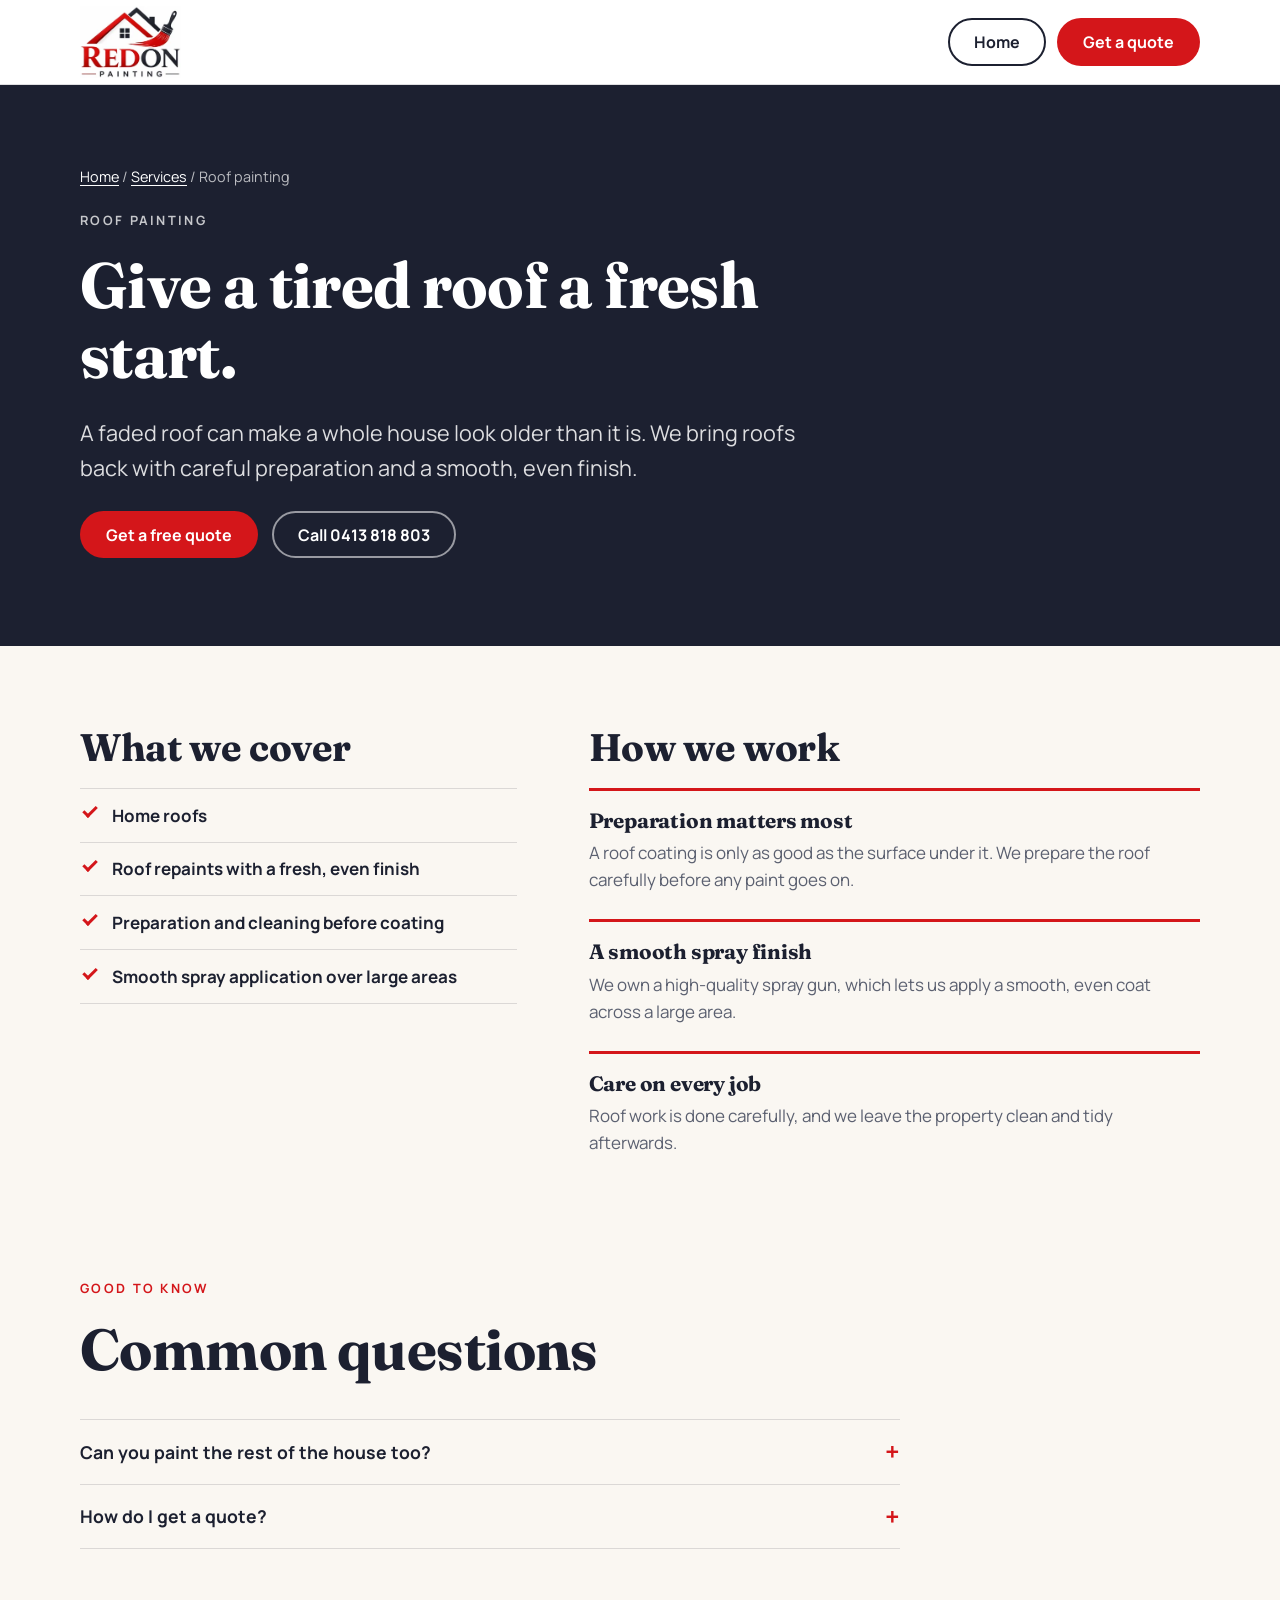
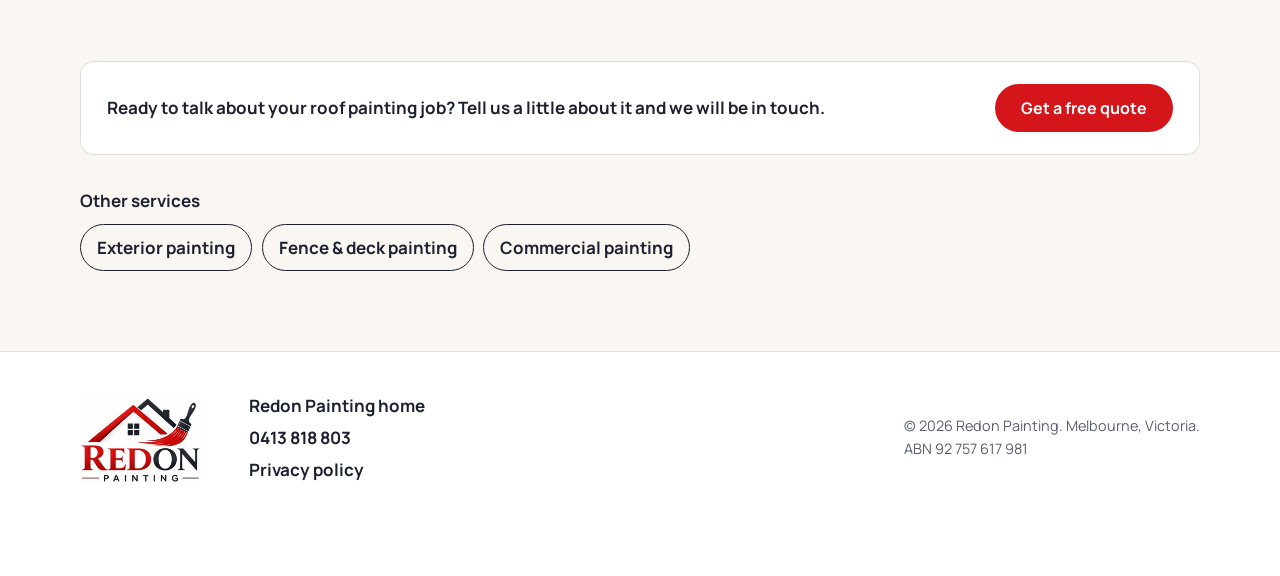
<file: roof-painting.html>
<!doctype html>
<html lang="en-AU">
<head>
  <meta charset="utf-8">
  <meta name="viewport" content="width=device-width, initial-scale=1">
  <title>Roof Painting in Melbourne | Redon Painting</title>
  <meta name="description" content="Roof painting across Melbourne. Refresh a tired roof with careful preparation and a smooth, even spray finish. Request a quote from Redon Painting.">
  <meta name="theme-color" content="#1c2030">
  <link rel="canonical" href="https://redonpainting.com.au/roof-painting">
  <meta property="og:type" content="website">
  <meta property="og:url" content="https://redonpainting.com.au/roof-painting">
  <meta property="og:site_name" content="Redon Painting">
  <meta property="og:title" content="Roof Painting in Melbourne | Redon Painting">
  <meta property="og:description" content="Roof painting across Melbourne. Refresh a tired roof with careful preparation and a smooth, even spray finish. Request a quote from Redon Painting.">
  <meta property="og:locale" content="en_AU">
  <meta property="og:image" content="https://redonpainting.com.au/og-image.jpg">
  <meta name="twitter:card" content="summary_large_image">
  <link rel="icon" type="image/png" href="favicon.png">
  <link rel="apple-touch-icon" href="apple-touch-icon.png">
  <link rel="preconnect" href="https://fonts.googleapis.com">
  <link rel="preconnect" href="https://fonts.gstatic.com" crossorigin>
  <link rel="stylesheet" href="https://fonts.googleapis.com/css2?family=Fraunces:wght@600;700&family=Manrope:wght@400;500;700&display=swap">
  <link rel="stylesheet" href="styles.css?v=20261103e">
  <script type="application/ld+json">{"@context": "https://schema.org", "@type": "Service", "name": "Roof painting in Melbourne", "serviceType": "Roof painting", "provider": {"@type": "HousePainter", "name": "Redon Painting", "url": "https://redonpainting.com.au/", "telephone": "+61413818803"}, "areaServed": {"@type": "City", "name": "Melbourne"}, "url": "https://redonpainting.com.au/roof-painting", "description": "Roof painting across Melbourne. Refresh a tired roof with careful preparation and a smooth, even spray finish. Request a quote from Redon Painting."}</script>
  <script type="application/ld+json">{"@context": "https://schema.org", "@type": "FAQPage", "mainEntity": [{"@type": "Question", "name": "Can you paint the rest of the house too?", "acceptedAnswer": {"@type": "Answer", "text": "Yes. Many people have the roof and the exterior done together. See our exterior painting page."}}, {"@type": "Question", "name": "How do I get a quote?", "acceptedAnswer": {"@type": "Answer", "text": "Fill in the quote form or call us. We may ask for a few photos or a quick video call to understand the job."}}]}</script>
  <script type="application/ld+json">{"@context": "https://schema.org", "@type": "BreadcrumbList", "itemListElement": [{"@type": "ListItem", "position": 1, "name": "Home", "item": "https://redonpainting.com.au/"}, {"@type": "ListItem", "position": 2, "name": "Roof painting", "item": "https://redonpainting.com.au/roof-painting"}]}</script>
  </head>
<body>
  <header class="site-header">
    <div class="wrap header-inner">
      <a class="brand" href="/" aria-label="Redon Painting home"><img src="logo-sm.webp" alt="Redon Painting logo" width="110" height="79"></a>
      <div class="header-actions">
        <a class="btn btn-ghost-dark" href="/">Home</a>
        <a class="btn btn-red" href="/#quote">Get a quote</a>
      </div>
    </div>
  </header>

  <main id="main">
    <section class="page-hero">
      <div class="wrap">
        <nav class="crumbs" aria-label="Breadcrumb"><a href="/">Home</a> <span aria-hidden="true">/</span> <a href="/#services">Services</a> <span aria-hidden="true">/</span> Roof painting</nav>
        <p class="eyebrow">Roof painting</p>
        <h1>Give a tired roof a fresh start.</h1>
        <p class="lead">A faded roof can make a whole house look older than it is. We bring roofs back with careful preparation and a smooth, even finish.</p>
        <div class="hero-actions">
          <a class="btn btn-red" href="/#quote">Get a free quote</a>
          <a class="btn btn-ghost" href="tel:+61413818803">Call 0413 818 803</a>
        </div>
      </div>
    </section>

    <section class="wrap page-body">
      <div class="page-cols">
        <div>
          <h2>What we cover</h2>
          <ul class="tick-list"><li>Home roofs</li><li>Roof repaints with a fresh, even finish</li><li>Preparation and cleaning before coating</li><li>Smooth spray application over large areas</li></ul>
        </div>
        <div>
          <h2>How we work</h2>
          <div class="how-list"><div class="step"><h3>Preparation matters most</h3><p>A roof coating is only as good as the surface under it. We prepare the roof carefully before any paint goes on.</p></div><div class="step"><h3>A smooth spray finish</h3><p>We own a high-quality spray gun, which lets us apply a smooth, even coat across a large area.</p></div><div class="step"><h3>Care on every job</h3><p>Roof work is done carefully, and we leave the property clean and tidy afterwards.</p></div></div>
        </div>
      </div>
    </section>

    <section class="wrap faq">
      <div class="section-head"><p class="eyebrow eyebrow-red">Good to know</p><h2>Common questions</h2></div>
      <div class="faq-list"><details><summary>Can you paint the rest of the house too?</summary><p>Yes. Many people have the roof and the exterior done together. See our exterior painting page.</p></details><details><summary>How do I get a quote?</summary><p>Fill in the quote form or call us. We may ask for a few photos or a quick video call to understand the job.</p></details></div>
    </section>

    <section class="wrap page-cta">
      <div class="review-cta">
        <p>Ready to talk about your roof painting job? Tell us a little about it and we will be in touch.</p>
        <a class="btn btn-red" href="/#quote">Get a free quote</a>
      </div>
      <p class="related-title">Other services</p>
      <ul class="related"><li><a href="/exterior-painting">Exterior painting</a></li><li><a href="/fence-and-deck-painting">Fence &amp; deck painting</a></li><li><a href="/commercial-painting">Commercial painting</a></li></ul>
    </section>
  </main>

  <footer class="site-footer">
    <div class="wrap footer-inner">
      <img src="logo-sm.webp" alt="Redon Painting" width="120" height="86" loading="lazy">
      <div>
        <p><a href="/">Redon Painting home</a></p>
        <p><a href="tel:+61413818803">0413 818 803</a></p>
        <p><a href="privacy">Privacy policy</a></p>
      </div>
      <p class="copy">&copy; <span id="year">2026</span> Redon Painting. Melbourne, Victoria.<br>ABN 92 757 617 981</p>
    </div>
  </footer>

  <div class="contact-bar">
    <a href="tel:+61413818803">Call</a>
    <a href="sms:+61413818803">Text</a>
  </div>

  <script src="script.js?v=20261103e" defer></script>
</body>
</html>
</file>
<file: styles.css>
:root {
  --red: #d4161a;
  --red-dark: #a90f13;
  --ink: #1c2030;
  --paper: #faf7f2;
  --white: #ffffff;
  --muted: #5b6070;
  --line: rgba(28, 32, 48, 0.14);
  --serif: "Fraunces", Georgia, "Times New Roman", serif;
  --sans: "Manrope", system-ui, -apple-system, "Segoe UI", Roboto, Arial, sans-serif;
  --radius: 14px;
}

*, *::before, *::after { box-sizing: border-box; }
html { scroll-behavior: smooth; scroll-padding-top: 90px; }
body {
  margin: 0;
  font-family: var(--sans);
  font-size: 1.0625rem;
  line-height: 1.6;
  color: var(--ink);
  background: var(--paper);
  -webkit-font-smoothing: antialiased;
}
img { max-width: 100%; height: auto; display: block; }
a { color: inherit; }
h1, h2, h3 { font-family: var(--serif); line-height: 1.1; margin: 0; letter-spacing: -0.01em; }
p { margin: 0 0 1rem; }

.wrap { width: min(1120px, 100% - 2.5rem); margin-inline: auto; }
.skip { position: absolute; left: -999px; top: 0; background: var(--ink); color: #fff; padding: .6rem 1rem; z-index: 100; }
.skip:focus { left: 0; }

/* Buttons */
.btn {
  display: inline-flex; align-items: center; justify-content: center;
  padding: .85rem 1.5rem; border-radius: 999px; border: 2px solid transparent;
  font: 700 1rem/1 var(--sans); text-decoration: none; cursor: pointer;
  transition: transform .15s ease, background .15s ease, color .15s ease, border-color .15s ease;
}
.btn:hover { transform: translateY(-2px); }
.btn-red { background: var(--red); color: #fff; }
.btn-red:hover { background: var(--red-dark); }
.btn-ghost { border-color: rgba(255,255,255,.55); color: #fff; }
.btn-ghost:hover { background: #fff; color: var(--ink); }
.btn-call { background: var(--ink); color: #fff; padding: .7rem 1.2rem; }
.btn-call:hover { background: var(--red); }
.btn-block { width: 100%; padding: 1rem; }
:focus-visible { outline: 3px solid var(--red); outline-offset: 3px; }

/* Header */
.site-header { position: sticky; top: 0; z-index: 50; background: var(--white); border-bottom: 1px solid var(--line); }
.header-inner { display: flex; align-items: center; justify-content: space-between; min-height: 84px; gap: 1rem; }
.brand img { height: 72px; width: auto; }
.nav { display: flex; align-items: center; gap: 1.6rem; }
.nav a:not(.btn) { text-decoration: none; font-weight: 500; }
.nav a:not(.btn):hover { color: var(--red); }
.header-actions { display: flex; align-items: center; gap: .7rem; }
.social { display: inline-flex; align-items: center; justify-content: center; width: 44px; height: 44px; border-radius: 50%; background: var(--ink); color: #fff; transition: background .15s ease, transform .15s ease; }
.social:hover { background: #1877f2; transform: translateY(-2px); }
.nav-toggle {
  display: none; background: none; border: 2px solid var(--ink); color: var(--ink);
  border-radius: 999px; padding: .5rem 1rem; font: 700 .95rem var(--sans); cursor: pointer;
}

/* Hero */
.hero { position: relative; background: var(--ink); color: #fff; padding: clamp(3.5rem, 9vw, 7rem) 0 clamp(7rem, 14vw, 10rem); overflow: hidden; }
.hero::before {
  content: ""; position: absolute; inset: 0;
  background:
    radial-gradient(60% 80% at 85% 10%, rgba(212,22,26,.28), transparent 60%),
    radial-gradient(40% 50% at 0% 100%, rgba(255,255,255,.05), transparent 70%);
}
.hero-inner { position: relative; z-index: 1; display: grid; grid-template-columns: 1.1fr .9fr; gap: clamp(1.5rem, 5vw, 4rem); align-items: center; }
.hero-photo { position: relative; }
.hero-photo::before { content: ""; position: absolute; inset: 1.2rem -1.2rem -1.2rem 1.2rem; background: var(--red); border-radius: var(--radius); }
.hero-photo img { position: relative; width: 100%; height: auto; aspect-ratio: 4 / 3.4; object-fit: cover; border-radius: var(--radius); box-shadow: 0 30px 60px -30px rgba(0,0,0,.7); }
.eyebrow { font-weight: 700; font-size: .8rem; letter-spacing: .18em; text-transform: uppercase; color: rgba(255,255,255,.75); margin-bottom: 1.2rem; }
.eyebrow-red { color: var(--red); }
.hero h1 { font-size: clamp(2.8rem, 8vw, 6rem); font-weight: 700; max-width: 12ch; }
.hero h1 span { color: #ff5a5e; font-style: italic; }
.lead { font-size: clamp(1.1rem, 2.4vw, 1.35rem); max-width: 34rem; margin: 1.6rem 0 2rem; color: rgba(255,255,255,.88); }
.hero-actions { display: flex; flex-wrap: wrap; gap: .9rem; }
.stroke { position: absolute; left: 0; right: 0; bottom: -1px; width: 100%; height: clamp(70px, 12vw, 150px); display: block; z-index: 1; }

/* Audience panels */
.audience { display: grid; grid-template-columns: 1fr 1fr; gap: 1.2rem; margin-top: 3.5rem; position: relative; z-index: 2; }
.panel { padding: clamp(1.6rem, 4vw, 2.6rem); border-radius: var(--radius); color: #fff; box-shadow: 0 18px 40px -22px rgba(28,32,48,.55); }
.panel h2 { font-size: clamp(1.8rem, 4vw, 2.6rem); margin-bottom: .6rem; }
.panel p { margin: 0; max-width: 28rem; opacity: .92; }
.panel-dark { background: var(--ink); }
.panel-red { background: var(--red); }

.ico { width: 52px; height: 52px; margin-bottom: 1rem; fill: none; stroke: currentColor; stroke-width: 2.4; stroke-linecap: round; stroke-linejoin: round; }

/* Services */
.services { padding: clamp(3rem, 6vw, 4.5rem) 0 clamp(3rem, 7vw, 5rem); }
.section-head { margin-bottom: 2.4rem; }
.section-head h2 { font-size: clamp(2.2rem, 5vw, 3.6rem); }
.service-list { list-style: none; margin: 0; padding: 0; display: grid; grid-template-columns: 1fr 1fr; column-gap: 3rem; }
.service-list li { display: flex; gap: 1.2rem; padding: 1.6rem 0; border-top: 1px solid var(--line); transition: padding-left .2s ease; }
.service-list li:hover { padding-left: .6rem; }
.svc-ico { flex: none; width: 68px; height: 68px; border-radius: 16px; background: var(--white); border: 1px solid var(--line); display: grid; place-items: center; color: var(--red); transition: background .2s ease, color .2s ease; }
.svc-ico svg { width: 38px; height: 38px; fill: none; stroke: currentColor; stroke-width: 2.4; stroke-linecap: round; stroke-linejoin: round; }
.service-list li:hover .svc-ico { background: var(--red); color: #fff; }
.service-list h3 { font-size: 1.45rem; margin-bottom: .35rem; }
.service-list p { color: var(--muted); margin: 0; }

/* About */
.about { background: var(--white); border-block: 1px solid var(--line); padding: clamp(3.5rem, 8vw, 6.5rem) 0; }
.about-inner { display: grid; grid-template-columns: .8fr 1.2fr; gap: clamp(2rem, 6vw, 5rem); align-items: center; }
.about-photo { position: relative; max-width: 420px; }
.about-photo::before { content: ""; position: absolute; inset: -1rem 1rem 1rem -1rem; border: 3px solid var(--red); border-radius: var(--radius); }
.about-photo img { position: relative; width: 100%; height: auto; border-radius: var(--radius); }
.about-text h2 { font-size: clamp(2.2rem, 5vw, 3.6rem); margin-bottom: 1.2rem; }
.about-text .big { font-family: var(--serif); font-size: clamp(1.3rem, 2.6vw, 1.7rem); line-height: 1.3; margin-bottom: 1.2rem; }
.about-text p { max-width: 38rem; }

/* Process */
.process { background: var(--ink); color: #fff; padding: clamp(3.5rem, 8vw, 6rem) 0; }
.steps { display: grid; grid-template-columns: repeat(3, 1fr); gap: 1.6rem; }
.step { border-top: 3px solid var(--red); padding-top: 1.2rem; }
.step-num { font-family: var(--serif); font-size: 3rem; font-weight: 700; color: #ff5a5e; line-height: 1; display: block; margin-bottom: .6rem; }
.step h3 { font-size: 1.4rem; margin-bottom: .5rem; }
.step p { color: rgba(255,255,255,.8); margin: 0; }

/* Quote */
.quote { display: grid; grid-template-columns: 1fr 1.2fr; gap: clamp(2rem, 6vw, 5rem); padding: clamp(4rem, 9vw, 7rem) 0; align-items: start; }
.quote-intro h2 { font-size: clamp(2.2rem, 5vw, 3.6rem); margin-bottom: 1.2rem; }
.phone-link { color: var(--red); font-weight: 700; }
.fine { color: var(--muted); font-size: .95rem; }
.quote > * { min-width: 0; }
.quote-photo { width: 100%; height: auto; border-radius: var(--radius); margin-top: 1.5rem; }
.form { background: var(--white); padding: clamp(1.4rem, 4vw, 2.4rem); border-radius: var(--radius); border: 1px solid var(--line); box-shadow: 0 24px 50px -30px rgba(28,32,48,.45); }
.form label { display: block; font-weight: 700; font-size: .92rem; margin-bottom: 1.1rem; }
.form .opt { font-weight: 400; color: var(--muted); }
.row { display: grid; grid-template-columns: 1fr 1fr; gap: 1rem; }
.form input[type="text"], .form input[type="tel"], .form input[type="email"], .form select, .form textarea {
  width: 100%; margin-top: .4rem; padding: .8rem .9rem; font: 400 1rem var(--sans); color: var(--ink);
  background: var(--paper); border: 1.5px solid var(--line); border-radius: 10px;
}
.form input:focus, .form select:focus, .form textarea:focus { outline: none; border-color: var(--red); box-shadow: 0 0 0 3px rgba(212,22,26,.18); }
.form input[type="file"] { display: block; margin-top: .5rem; font: 400 .95rem var(--sans); max-width: 100%; }
.hp { position: absolute; left: -9999px; opacity: 0; height: 0; width: 0; }
.status { margin: 1rem 0 0; font-weight: 700; min-height: 1.5em; }
.status.ok { color: #1d7a3a; }
.status.err { color: var(--red-dark); }

/* Footer */
.site-footer { background: var(--white); border-top: 1px solid var(--line); padding: 2.5rem 0 5.5rem; }
.footer-inner { display: flex; flex-wrap: wrap; align-items: center; gap: 1.5rem 3rem; }
.footer-inner img { height: 86px; width: auto; }
.footer-inner p { margin: 0 0 .3rem; }
.footer-inner a { font-weight: 700; text-decoration: none; }
.footer-inner a:hover { color: var(--red); }
.copy { margin-left: auto !important; color: var(--muted); font-size: .9rem; }

[hidden] { display: none !important; }
.mobile-only { display: none; }

/* Areas */
.areas { padding: clamp(3rem, 7vw, 5rem) 0 0; display: grid; grid-template-columns: 1fr 1.2fr; gap: clamp(1.5rem, 5vw, 4rem); align-items: center; }
.areas h2 { font-size: clamp(2rem, 4.5vw, 3.2rem); margin-bottom: 1rem; }
.chips { list-style: none; margin: 0; padding: 0; display: flex; flex-wrap: wrap; gap: .7rem; }
.chips li { padding: .7rem 1.2rem; border: 1.5px solid var(--ink); border-radius: 999px; font-weight: 700; font-size: .98rem; background: var(--white); }
.chips li:nth-child(odd) { border-color: var(--red); color: var(--red-dark); }

/* Reviews */
.reviews { padding: clamp(3rem, 7vw, 5rem) 0 2rem; }
.review .stars { color: var(--red); letter-spacing: .15em; font-size: 1.1rem; margin-bottom: .6rem; }
.review blockquote { margin: 0 0 1rem; font-family: var(--serif); font-size: 1.15rem; line-height: 1.4; }
.review .who { font-weight: 700; font-size: .95rem; color: var(--muted); }

/* Mobile call / text bar */
.contact-bar { display: none; }

@media (max-width: 860px) {
  .nav-toggle { display: inline-block; }
  .nav {
    display: none; position: absolute; left: 0; right: 0; top: 100%;
    flex-direction: column; align-items: stretch; gap: 0; background: var(--white);
    border-bottom: 1px solid var(--line); padding: .5rem 1.25rem 1.2rem;
  }
  .nav.open { display: flex; }
  .nav a:not(.btn) { padding: .9rem 0; border-bottom: 1px solid var(--line); }
  .nav .btn-call { margin-top: 1rem; }
  .brand img { height: 60px; }
  .header-inner { min-height: 72px; }
  .audience, .service-list, .steps, .quote, .row, .hero-inner, .about-inner { grid-template-columns: minmax(0, 1fr); }
  .hero-photo { margin: 0 1.2rem 1.2rem 0; }
  .about-photo { margin-left: 1rem; max-width: 340px; }
  .audience { margin-top: 2.5rem; }
  .copy { margin-left: 0 !important; }
  .areas { grid-template-columns: minmax(0, 1fr); }
  .mobile-only { display: block; }
  .contact-bar {
    display: flex; position: fixed; left: .75rem; right: .75rem; bottom: .75rem; z-index: 60;
    gap: .5rem; padding: .4rem; background: var(--ink); border-radius: 999px;
    box-shadow: 0 10px 24px -8px rgba(0,0,0,.5);
  }
  .contact-bar a { flex: 1; text-align: center; color: #fff; font-weight: 700; text-decoration: none; padding: .8rem; border-radius: 999px; }
  .contact-bar a:first-child { background: var(--red); }
  .contact-bar a:last-child { border: 1.5px solid rgba(255,255,255,.5); }
}

@media (prefers-reduced-motion: reduce) {
  html { scroll-behavior: auto; }
  * { transition: none !important; }
}

/* Owner note */
.owner-note { margin: 1.6rem 0; padding: 1.2rem 1.4rem; border-left: 4px solid var(--red); background: var(--paper); border-radius: 0 var(--radius) var(--radius) 0; }
.owner-note h3 { font-size: 1.3rem; margin-bottom: .5rem; }
.owner-note p { margin: 0; }

/* FAQ */
.faq { padding: clamp(3rem, 7vw, 5rem) 0; }
.faq-list { max-width: 820px; }
.faq details { border-top: 1px solid var(--line); padding: 1.1rem 0; }
.faq details:last-child { border-bottom: 1px solid var(--line); }
.faq summary { cursor: pointer; font-weight: 700; font-size: 1.1rem; list-style: none; display: flex; justify-content: space-between; gap: 1rem; align-items: center; }
.faq summary::-webkit-details-marker { display: none; }
.faq summary::after { content: "+"; color: var(--red); font-size: 1.6rem; line-height: 1; flex: none; }
.faq details[open] summary::after { content: "\2212"; }
.faq details p { margin: .8rem 0 0; color: var(--muted); max-width: 65ch; }
.faq summary:focus-visible { outline: 3px solid var(--red); outline-offset: 4px; }

/* Privacy page */
.legal { padding: clamp(2.5rem, 6vw, 4.5rem) 0; max-width: 760px; }
.legal h1 { font-size: clamp(2.2rem, 5vw, 3.2rem); margin-bottom: .5rem; }
.legal h2 { font-size: 1.5rem; margin: 2rem 0 .5rem; }
.legal p, .legal li { max-width: 65ch; }
.legal .updated { color: var(--muted); }

/* Reviews carousel */
.carousel { position: relative; }
.review-track { display: flex; gap: 1.2rem; overflow-x: auto; scroll-snap-type: x mandatory; scrollbar-width: none; padding: .3rem 0 1rem; -webkit-overflow-scrolling: touch; }
.review-track::-webkit-scrollbar { display: none; }
.review-track:focus-visible { outline: 3px solid var(--red); outline-offset: 4px; border-radius: var(--radius); }
.review { flex: 0 0 min(86%, 360px); scroll-snap-align: start; margin: 0; background: var(--white); border: 1px solid var(--line); border-radius: var(--radius); padding: 1.6rem; display: flex; flex-direction: column; }
.review blockquote { flex: 1; }
.review .recommends { color: var(--red); font-weight: 700; font-size: .95rem; margin-bottom: .6rem; }
.car-btn { position: absolute; top: 45%; transform: translateY(-50%); z-index: 2; width: 46px; height: 46px; border-radius: 50%; border: 0; background: var(--ink); color: #fff; font-size: 1.8rem; line-height: 1; cursor: pointer; box-shadow: 0 8px 20px -8px rgba(28,32,48,.6); }
.car-btn[hidden] { display: none; }
.car-btn:disabled { opacity: .35; cursor: default; }
.car-prev { left: -12px; }
.car-next { right: -12px; }
.dots { display: flex; justify-content: center; gap: .5rem; margin-top: .2rem; }
.dots[hidden] { display: none; }
.dots span { width: 9px; height: 9px; border-radius: 50%; background: var(--line); }
.dots span.on { background: var(--red); }
.review-cta { margin-top: 2rem; display: flex; flex-wrap: wrap; align-items: center; gap: 1rem 1.5rem; padding: 1.4rem 1.6rem; background: var(--white); border: 1px solid var(--line); border-radius: var(--radius); }
.review-cta p { margin: 0; font-weight: 700; flex: 1 1 260px; }
@media (max-width: 760px) { .car-btn { display: none !important; } }

/* Form thank-you */
.thanks { text-align: center; padding-block: clamp(2.2rem, 6vw, 3.6rem); }
.thanks[hidden], .form[hidden] { display: none; }
.thanks:focus { outline: none; }
.thanks-tick { color: #1d7a3a; margin: 0 auto 1rem; display: block; }
.thanks h3 { font-size: clamp(1.6rem, 4vw, 2.1rem); margin-bottom: .6rem; }
.thanks p { color: var(--muted); max-width: 40ch; margin: 0 auto 1.4rem; }
.btn-ghost-dark { background: transparent; color: var(--ink); border: 2px solid var(--ink); }
.btn-ghost-dark:hover { background: var(--ink); color: #fff; }
.review-btns { display: flex; flex-wrap: wrap; gap: .7rem; }

/* Service pages */
.page-hero { background: var(--ink); color: #fff; padding: clamp(2.5rem, 7vw, 5rem) 0 clamp(3rem, 8vw, 5.5rem); }
.page-hero h1 { font-size: clamp(2.2rem, 6vw, 4rem); max-width: 18ch; margin-bottom: 1rem; }
.page-hero .lead { max-width: 56ch; color: rgba(255,255,255,.85); margin-bottom: 1.6rem; }
.crumbs { font-size: .9rem; color: rgba(255,255,255,.7); margin-bottom: 1.4rem; }
.crumbs a { color: #fff; text-decoration: underline; text-underline-offset: 3px; }
.page-body { padding: clamp(3rem, 7vw, 5rem) 0 1rem; }
.page-cols { display: grid; grid-template-columns: 1fr 1.4fr; gap: clamp(2rem, 6vw, 4.5rem); }
.page-body h2 { font-size: clamp(1.8rem, 4vw, 2.4rem); margin-bottom: 1.2rem; }
.tick-list { list-style: none; margin: 0; padding: 0; }
.tick-list li { padding: .8rem 0 .8rem 2rem; border-top: 1px solid var(--line); position: relative; font-weight: 700; }
.tick-list li:last-child { border-bottom: 1px solid var(--line); }
.tick-list li::before { content: ""; position: absolute; left: .2rem; top: 1.1rem; width: .9rem; height: .5rem; border-left: 3px solid var(--red); border-bottom: 3px solid var(--red); transform: rotate(-45deg); }
.how-list .step { margin-bottom: 1.6rem; border-top-color: var(--red); }
.how-list .step h3 { font-size: 1.3rem; margin-bottom: .4rem; }
.how-list .step p { color: var(--muted); margin: 0; }
.page-cta { padding-bottom: clamp(3rem, 7vw, 5rem); }
.related-title { font-weight: 700; margin: 2rem 0 .6rem; }
.related { display: flex; flex-wrap: wrap; gap: .6rem; list-style: none; margin: 0; padding: 0; }
.related a { display: inline-block; padding: .55rem 1rem; border: 1.5px solid var(--ink); border-radius: 999px; font-weight: 700; text-decoration: none; }
.related a:hover { background: var(--ink); color: #fff; }
.svc-link { color: inherit; text-decoration: none; background-image: linear-gradient(var(--red), var(--red)); background-size: 0 2px; background-position: 0 100%; background-repeat: no-repeat; transition: background-size .2s ease; }
.svc-link:hover, .svc-link:focus-visible { background-size: 100% 2px; }
.panel-link { color: #fff; font-weight: 700; text-underline-offset: 3px; }
@media (max-width: 760px) { .page-cols { grid-template-columns: minmax(0, 1fr); } }
@media (max-width: 520px) { .header-actions .btn-ghost-dark { display: none; } .header-actions .btn-red { white-space: nowrap; } }

/* Gallery */
.gallery { padding: clamp(3rem, 7vw, 5rem) 0; }
.gallery img { display: block; width: 100%; height: auto; border-radius: var(--radius); background: #e9e4dc; }
.gallery figure { margin: 0; }
.feat-grid { display: grid; grid-template-columns: 1fr 1fr; gap: 1rem; }
.feat-grid img { aspect-ratio: 4/3; object-fit: cover; }
.gal-sub { margin: 2.6rem 0 1rem; font-size: 1.4rem; }
.ba-grid { display: grid; grid-template-columns: 1fr 1fr; gap: 1.6rem 1rem; align-items: start; }
.ba-imgs { display: grid; grid-template-columns: 1fr 1fr; gap: .4rem; }
.ba-imgs > div { position: relative; }
.ba-imgs img { aspect-ratio: 3/4; object-fit: cover; }
.ba-tag { position: absolute; left: .5rem; top: .5rem; background: rgba(28,32,48,.85); color: #fff; font-size: .7rem; font-weight: 700; letter-spacing: .1em; text-transform: uppercase; padding: .25rem .55rem; border-radius: 999px; }
.ba-after { background: var(--red); }
.ba-pair figcaption { margin-top: .5rem; font-size: .92rem; opacity: .8; }
.more-grid { display: grid; grid-template-columns: 1fr 1fr; gap: 1rem; margin-top: 1.6rem; align-items: center; }
.more-grid img { aspect-ratio: 4/3; object-fit: cover; }
.gal-cta { text-align: center; }
.gal-cta p { font-family: 'Fraunces', serif; font-size: 1.6rem; margin: 0 0 1rem; }
@media (max-width: 700px) {
  .feat-grid, .ba-grid, .more-grid { grid-template-columns: 1fr; }
  .gal-cta { padding: 1rem 0; }
}

/* Clickable icons */
a.svc-ico { text-decoration: none; cursor: pointer; }
a.svc-ico:focus-visible { outline: 3px solid var(--red); outline-offset: 3px; }
.ico-link { display: inline-block; line-height: 0; }
.ico-link .ico { display: block; }
</file>
